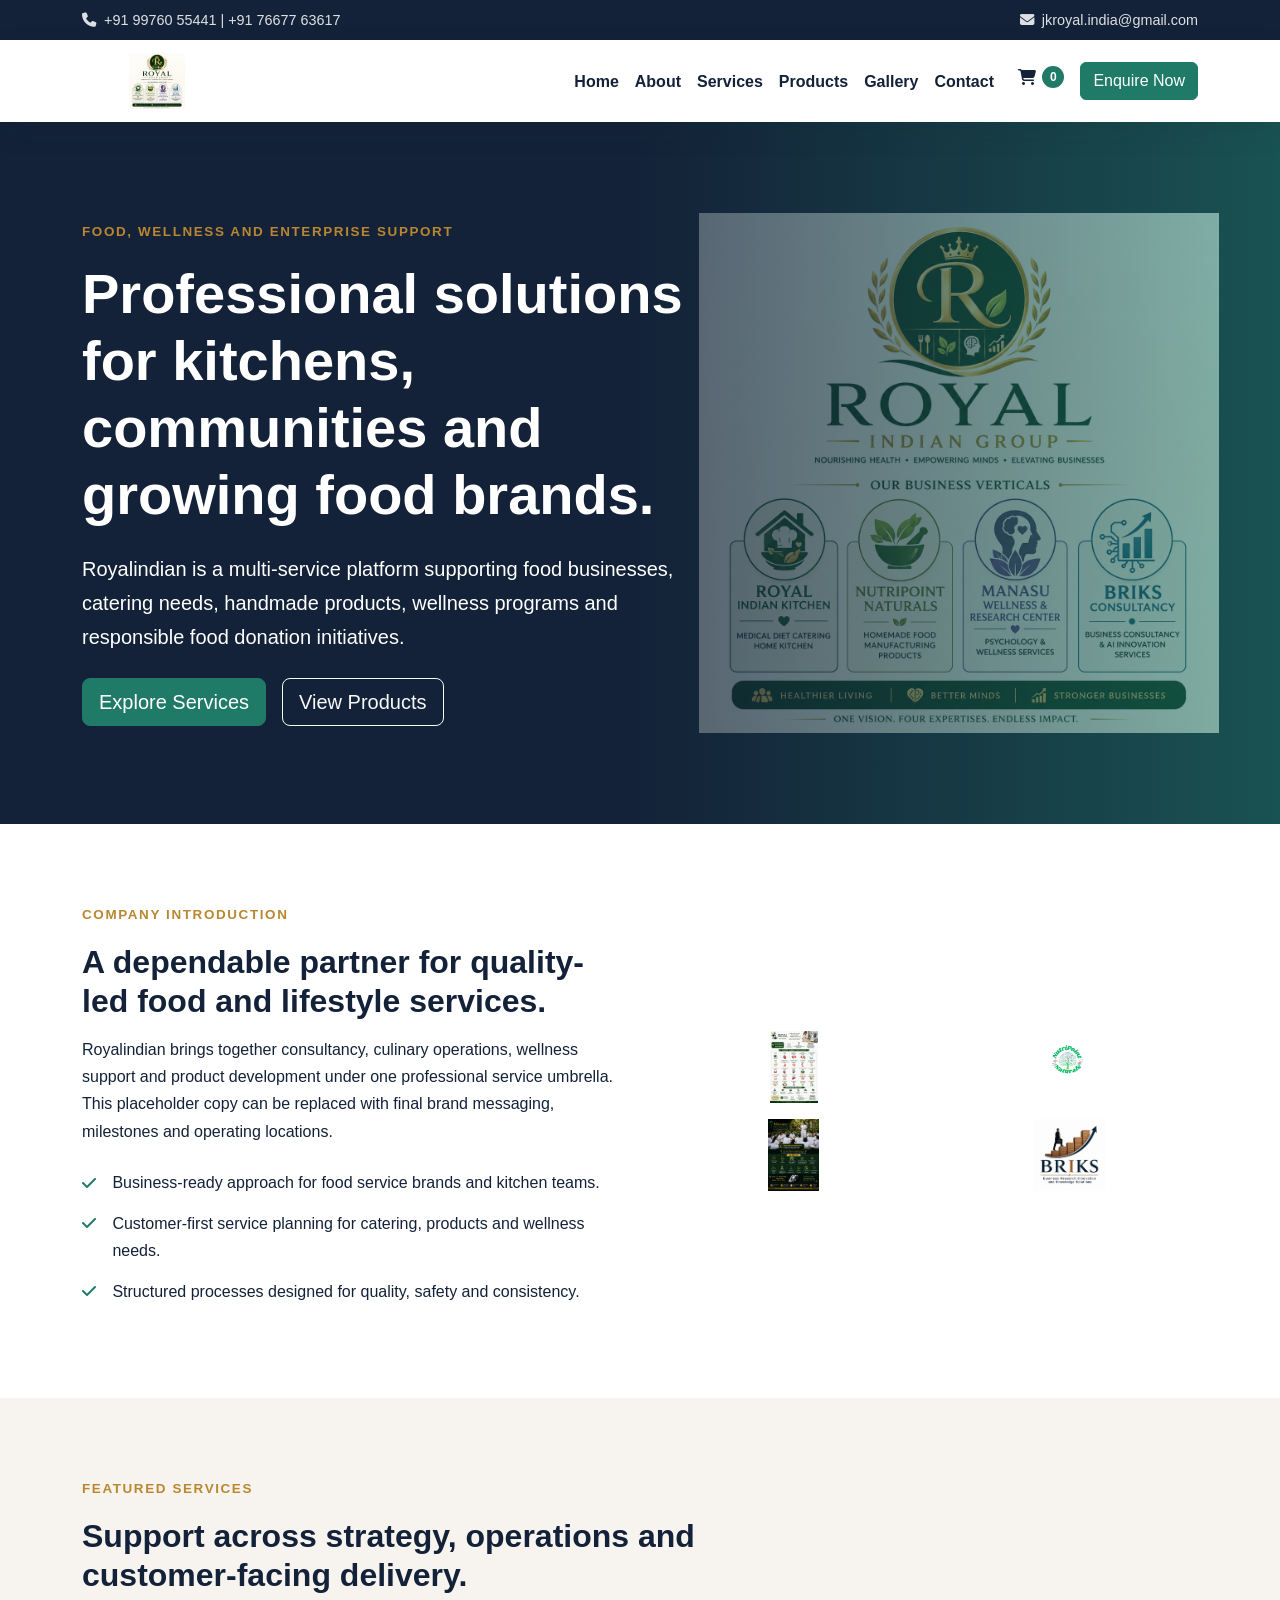
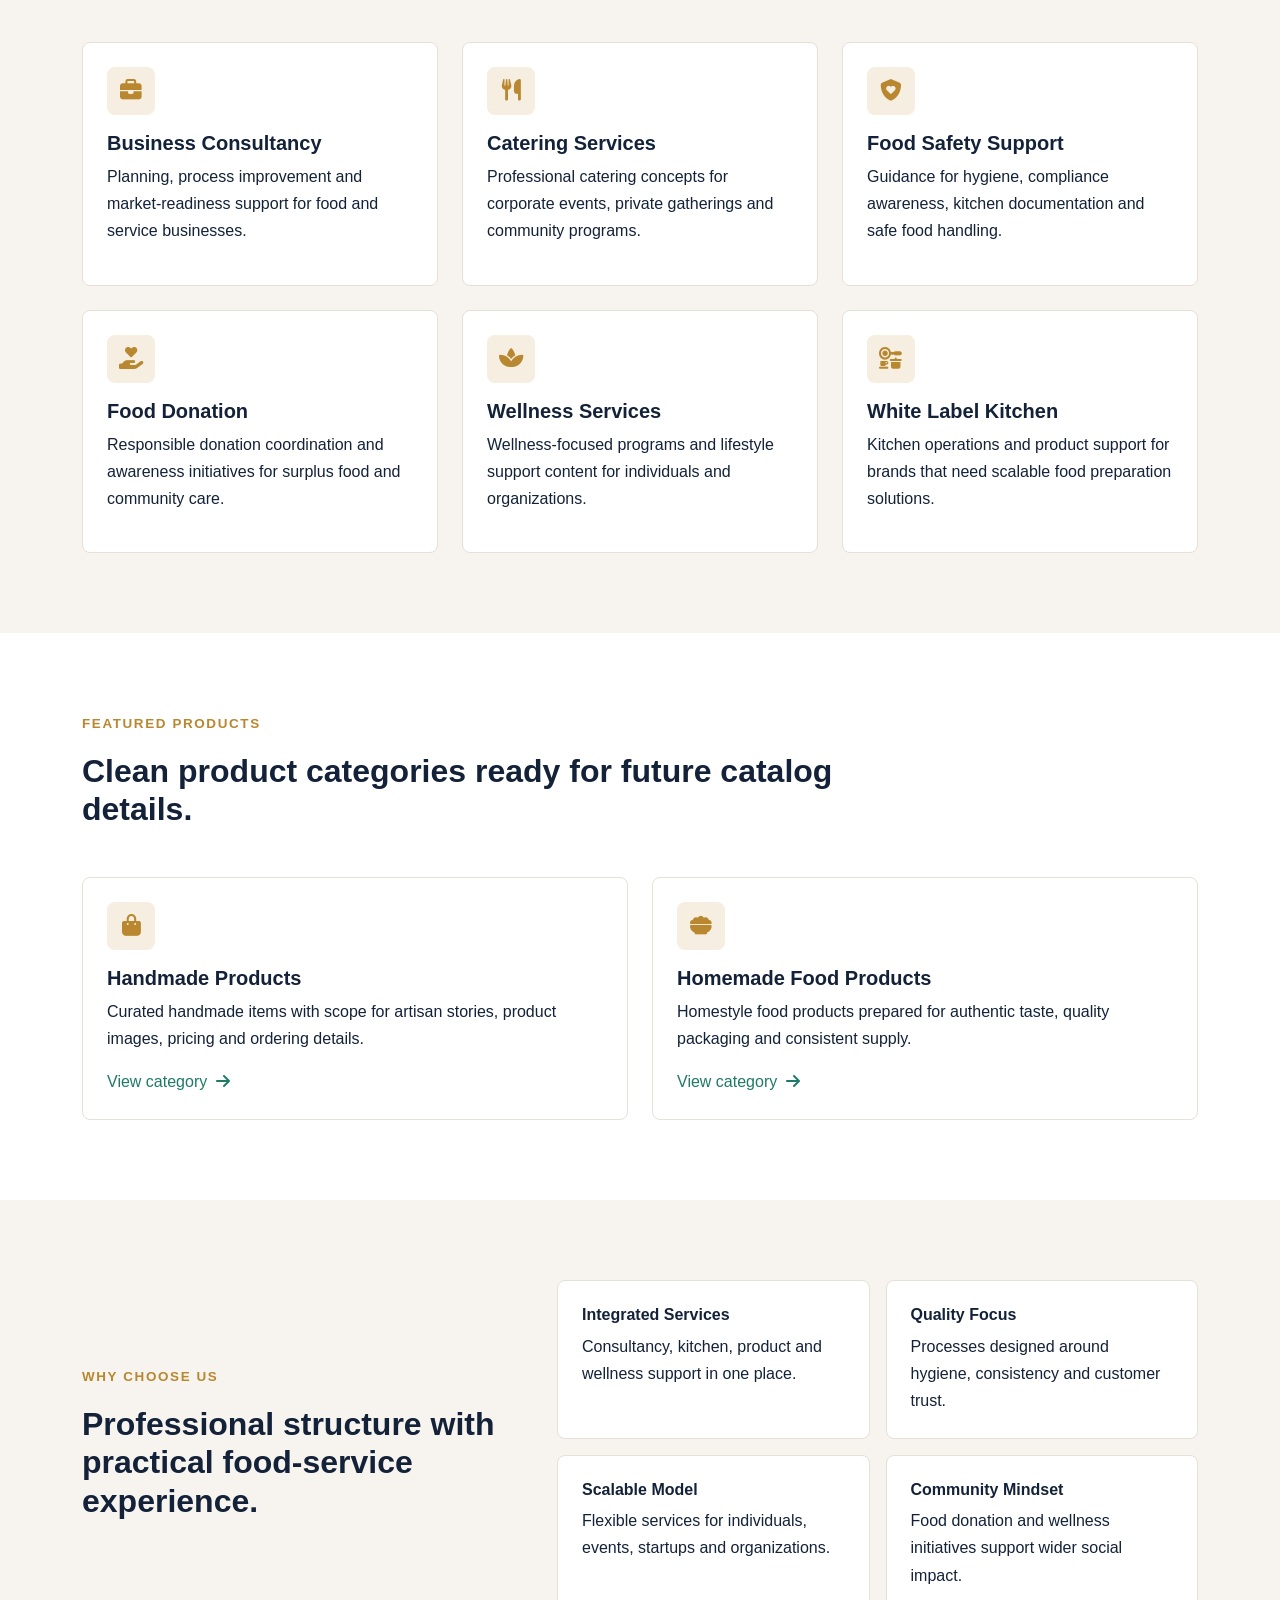
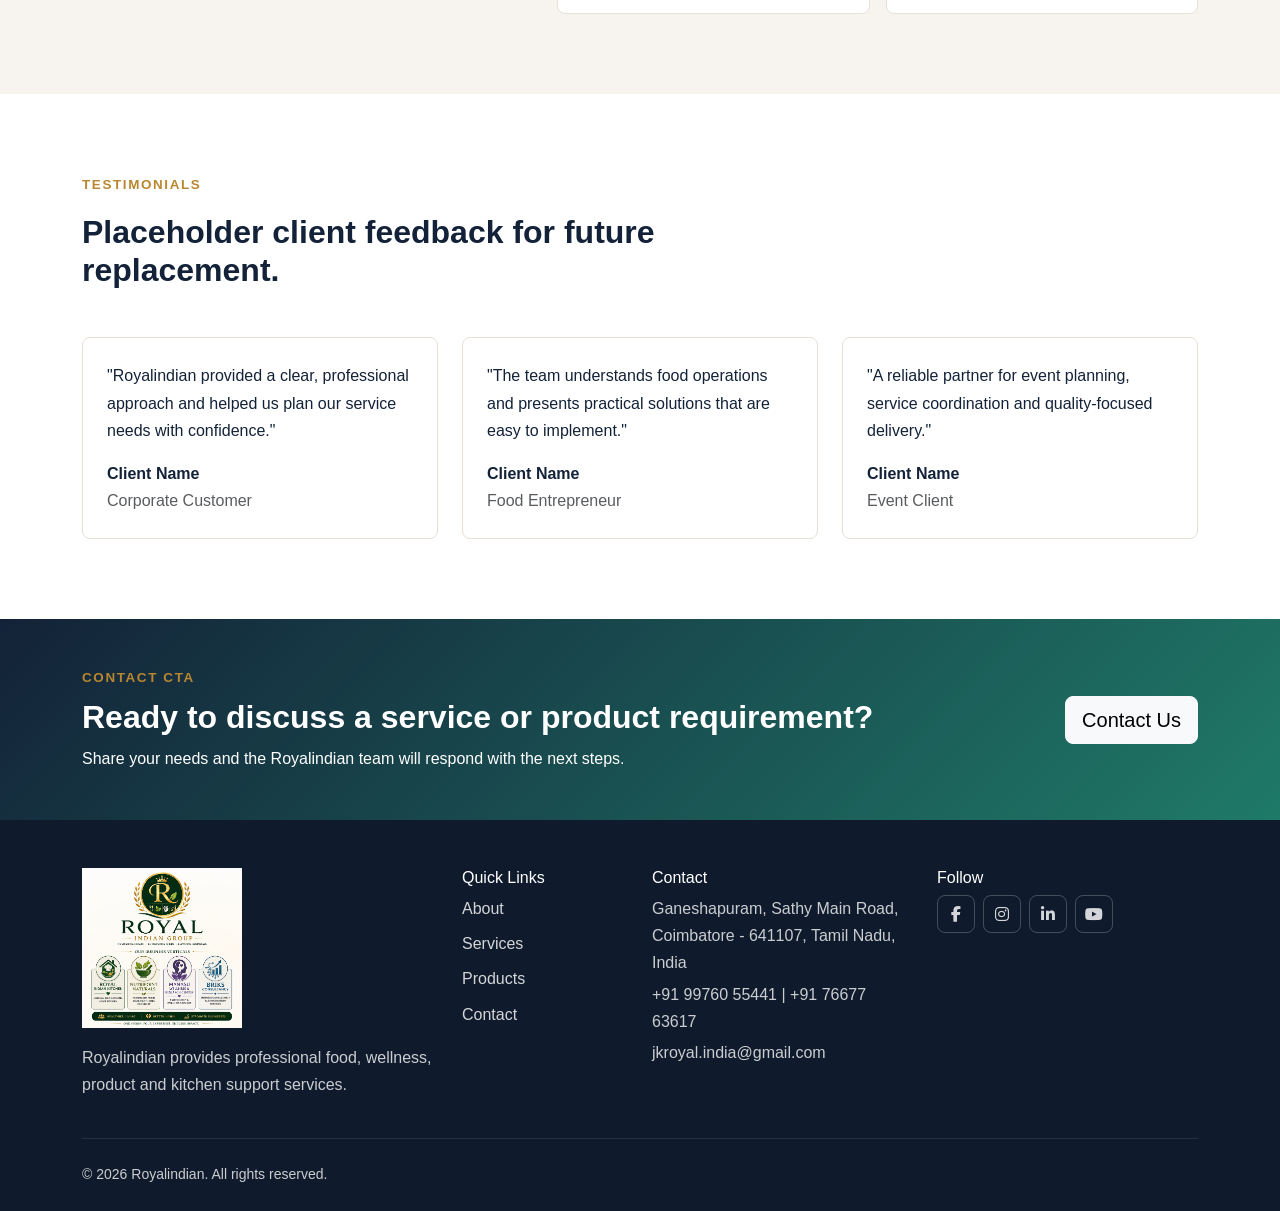
<file: Index.html>
﻿<!doctype html>
<html lang="en">
<head>
  <meta charset="utf-8">
  <meta name="viewport" content="width=device-width, initial-scale=1">
  <title>Royalindian | Corporate Food, Wellness and Kitchen Services</title>
  <meta name="description" content="Royalindian offers business consultancy, catering, homemade food products, wellness services, food safety support and white label kitchen solutions.">
  <link rel="preconnect" href="https://cdn.jsdelivr.net">
  <link rel="preconnect" href="https://cdnjs.cloudflare.com">
  <link href="https://cdn.jsdelivr.net/npm/bootstrap@5.3.3/dist/css/bootstrap.min.css" rel="stylesheet">
  <link href="https://cdnjs.cloudflare.com/ajax/libs/font-awesome/6.5.2/css/all.min.css" rel="stylesheet">
  <link href="Assets/css/style.css" rel="stylesheet">
</head>
<body>
  <div class="top-bar py-2">
    <div class="container d-flex flex-wrap justify-content-between gap-2">
      <span><i class="fa-solid fa-phone me-2"></i>+91 99760 55441 | +91 76677 63617</span>
      <span><i class="fa-solid fa-envelope me-2"></i>jkroyal.india@gmail.com</span>
    </div>
  </div>
  <nav class="navbar navbar-expand-lg sticky-top">
    <div class="container">
      <a class="navbar-brand" href="index.html"><img src="Assets/Logos/Company-Logo.png" alt="Royalindian logo"></a>
      <button class="navbar-toggler" type="button" data-bs-toggle="collapse" data-bs-target="#mainNav" aria-controls="mainNav" aria-expanded="false" aria-label="Toggle navigation">
        <span class="navbar-toggler-icon"></span>
      </button>
      <div class="collapse navbar-collapse" id="mainNav">
        <ul class="navbar-nav ms-auto mb-2 mb-lg-0">
          <li class="nav-item"><a class="nav-link" href="index.html">Home</a></li>
          <li class="nav-item"><a class="nav-link" href="about.html">About</a></li>
          <li class="nav-item"><a class="nav-link" href="services.html">Services</a></li>
          <li class="nav-item"><a class="nav-link" href="products.html">Products</a></li>
          <li class="nav-item"><a class="nav-link" href="gallery.html">Gallery</a></li>
          <li class="nav-item"><a class="nav-link" href="contact.html">Contact</a></li>
        </ul>
        <a class="nav-cart ms-lg-3 me-lg-2" href="checkout.html" aria-label="Cart"><i class="fa-solid fa-cart-shopping"></i><span data-cart-count>0</span></a>
        <a class="btn btn-primary ms-lg-2" href="contact.html">Enquire Now</a>
      </div>
    </div>
  </nav>

  <main>
    <section class="hero">
      <div class="container">
        <div class="row align-items-center">
          <div class="col-lg-7">
            <p class="eyebrow mb-3">Food, wellness and enterprise support</p>
            <h1 class="display-4 fw-bold mb-4">Professional solutions for kitchens, communities and growing food brands.</h1>
            <p class="lead mb-4">Royalindian is a multi-service platform supporting food businesses, catering needs, handmade products, wellness programs and responsible food donation initiatives.</p>
            <div class="d-flex flex-wrap gap-3">
              <a class="btn btn-primary btn-lg" href="services.html">Explore Services</a>
              <a class="btn btn-outline-light btn-lg" href="products.html">View Products</a>
            </div>
          </div>
        </div>
      </div>
    </section>

    <section class="section-padding">
      <div class="container">
        <div class="row align-items-center g-5">
          <div class="col-lg-6">
            <p class="eyebrow">Company Introduction</p>
            <h2 class="fw-bold mb-3">A dependable partner for quality-led food and lifestyle services.</h2>
            <p>Royalindian brings together consultancy, culinary operations, wellness support and product development under one professional service umbrella. This placeholder copy can be replaced with final brand messaging, milestones and operating locations.</p>
            <ul class="feature-list mt-4">
              <li>Business-ready approach for food service brands and kitchen teams.</li>
              <li>Customer-first service planning for catering, products and wellness needs.</li>
              <li>Structured processes designed for quality, safety and consistency.</li>
            </ul>
          </div>
          <div class="col-lg-6">
            <div class="row g-3 brand-strip align-items-center text-center">
              <div class="col-6"><img src="Assets/Logos/Brand-Logo-Royalindia.png" alt="Royalindia brand logo" class="img-fluid"></div>
              <div class="col-6"><img src="Assets/Logos/Brand-Logo-Nutripoint.png" alt="Nutripoint brand logo" class="img-fluid"></div>
              <div class="col-6"><img src="Assets/Logos/Brand-Logo-Manasu.png" alt="Manasu brand logo" class="img-fluid"></div>
              <div class="col-6"><img src="Assets/Logos/Brand-Logo-BRIKS.png" alt="BRIKS brand logo" class="img-fluid"></div>
            </div>
          </div>
        </div>
      </div>
    </section>

    <section class="section-padding section-soft">
      <div class="container">
        <div class="section-title mb-5">
          <p class="eyebrow">Featured Services</p>
          <h2>Support across strategy, operations and customer-facing delivery.</h2>
        </div>
        <div class="row g-4">
          <div class="col-md-6 col-lg-4"><div class="service-card p-4"><span class="icon-box mb-3"><i class="fa-solid fa-briefcase"></i></span><h3 class="h5 fw-bold">Business Consultancy</h3><p>Planning, process improvement and market-readiness support for food and service businesses.</p></div></div>
          <div class="col-md-6 col-lg-4"><div class="service-card p-4"><span class="icon-box mb-3"><i class="fa-solid fa-utensils"></i></span><h3 class="h5 fw-bold">Catering Services</h3><p>Professional catering concepts for corporate events, private gatherings and community programs.</p></div></div>
          <div class="col-md-6 col-lg-4"><div class="service-card p-4"><span class="icon-box mb-3"><i class="fa-solid fa-shield-heart"></i></span><h3 class="h5 fw-bold">Food Safety Support</h3><p>Guidance for hygiene, compliance awareness, kitchen documentation and safe food handling.</p></div></div>
          <div class="col-md-6 col-lg-4"><div class="service-card p-4"><span class="icon-box mb-3"><i class="fa-solid fa-hand-holding-heart"></i></span><h3 class="h5 fw-bold">Food Donation</h3><p>Responsible donation coordination and awareness initiatives for surplus food and community care.</p></div></div>
          <div class="col-md-6 col-lg-4"><div class="service-card p-4"><span class="icon-box mb-3"><i class="fa-solid fa-spa"></i></span><h3 class="h5 fw-bold">Wellness Services</h3><p>Wellness-focused programs and lifestyle support content for individuals and organizations.</p></div></div>
          <div class="col-md-6 col-lg-4"><div class="service-card p-4"><span class="icon-box mb-3"><i class="fa-solid fa-kitchen-set"></i></span><h3 class="h5 fw-bold">White Label Kitchen</h3><p>Kitchen operations and product support for brands that need scalable food preparation solutions.</p></div></div>
        </div>
      </div>
    </section>

    <section class="section-padding">
      <div class="container">
        <div class="section-title mb-5">
          <p class="eyebrow">Featured Products</p>
          <h2>Clean product categories ready for future catalog details.</h2>
        </div>
        <div class="row g-4">
          <div class="col-md-6"><div class="product-card p-4"><span class="icon-box mb-3"><i class="fa-solid fa-bag-shopping"></i></span><h3 class="h5 fw-bold">Handmade Products</h3><p>Curated handmade items with scope for artisan stories, product images, pricing and ordering details.</p><a href="products.html">View category <i class="fa-solid fa-arrow-right ms-1"></i></a></div></div>
          <div class="col-md-6"><div class="product-card p-4"><span class="icon-box mb-3"><i class="fa-solid fa-bowl-food"></i></span><h3 class="h5 fw-bold">Homemade Food Products</h3><p>Homestyle food products prepared for authentic taste, quality packaging and consistent supply.</p><a href="products.html">View category <i class="fa-solid fa-arrow-right ms-1"></i></a></div></div>
        </div>
      </div>
    </section>

    <section class="section-padding section-soft">
      <div class="container">
        <div class="row g-4 align-items-center">
          <div class="col-lg-5">
            <p class="eyebrow">Why Choose Us</p>
            <h2 class="fw-bold">Professional structure with practical food-service experience.</h2>
          </div>
          <div class="col-lg-7">
            <div class="row g-3">
              <div class="col-sm-6"><div class="value-card p-4"><h3 class="h6 fw-bold">Integrated Services</h3><p class="mb-0">Consultancy, kitchen, product and wellness support in one place.</p></div></div>
              <div class="col-sm-6"><div class="value-card p-4"><h3 class="h6 fw-bold">Quality Focus</h3><p class="mb-0">Processes designed around hygiene, consistency and customer trust.</p></div></div>
              <div class="col-sm-6"><div class="value-card p-4"><h3 class="h6 fw-bold">Scalable Model</h3><p class="mb-0">Flexible services for individuals, events, startups and organizations.</p></div></div>
              <div class="col-sm-6"><div class="value-card p-4"><h3 class="h6 fw-bold">Community Mindset</h3><p class="mb-0">Food donation and wellness initiatives support wider social impact.</p></div></div>
            </div>
          </div>
        </div>
      </div>
    </section>

    <section class="section-padding">
      <div class="container">
        <div class="section-title mb-5">
          <p class="eyebrow">Testimonials</p>
          <h2>Placeholder client feedback for future replacement.</h2>
        </div>
        <div class="row g-4">
          <div class="col-md-4"><div class="testimonial-card p-4"><p>"Royalindian provided a clear, professional approach and helped us plan our service needs with confidence."</p><strong>Client Name</strong><span class="d-block text-muted">Corporate Customer</span></div></div>
          <div class="col-md-4"><div class="testimonial-card p-4"><p>"The team understands food operations and presents practical solutions that are easy to implement."</p><strong>Client Name</strong><span class="d-block text-muted">Food Entrepreneur</span></div></div>
          <div class="col-md-4"><div class="testimonial-card p-4"><p>"A reliable partner for event planning, service coordination and quality-focused delivery."</p><strong>Client Name</strong><span class="d-block text-muted">Event Client</span></div></div>
        </div>
      </div>
    </section>

    <section class="cta-band py-5">
      <div class="container d-lg-flex align-items-center justify-content-between gap-4">
        <div>
          <p class="eyebrow mb-2">Contact CTA</p>
          <h2 class="fw-bold mb-2">Ready to discuss a service or product requirement?</h2>
          <p class="mb-lg-0">Share your needs and the Royalindian team will respond with the next steps.</p>
        </div>
        <a class="btn btn-light btn-lg mt-3 mt-lg-0" href="contact.html">Contact Us</a>
      </div>
    </section>
  </main>

  <footer class="footer pt-5 pb-4">
    <div class="container">
      <div class="row g-4">
        <div class="col-lg-4">
          <img src="Assets/Logos/Company-Logo.png" alt="Royalindian logo" class="img-fluid mb-3" style="max-width: 160px;">
          <p>Royalindian provides professional food, wellness, product and kitchen support services.</p>
        </div>
        <div class="col-lg-2 col-md-4"><h3 class="h6 text-white">Quick Links</h3><a class="d-block mb-2" href="about.html">About</a><a class="d-block mb-2" href="services.html">Services</a><a class="d-block mb-2" href="products.html">Products</a><a class="d-block mb-2" href="contact.html">Contact</a></div>
        <div class="col-lg-3 col-md-4"><h3 class="h6 text-white">Contact</h3><p class="mb-1">Ganeshapuram, Sathy Main Road, Coimbatore - 641107, Tamil Nadu, India</p><p class="mb-1">+91 99760 55441 | +91 76677 63617</p><p>jkroyal.india@gmail.com</p></div>
        <div class="col-lg-3 col-md-4"><h3 class="h6 text-white">Follow</h3><div class="d-flex gap-2"><a class="social-link" href="#" aria-label="Facebook"><i class="fa-brands fa-facebook-f"></i></a><a class="social-link" href="#" aria-label="Instagram"><i class="fa-brands fa-instagram"></i></a><a class="social-link" href="#" aria-label="LinkedIn"><i class="fa-brands fa-linkedin-in"></i></a><a class="social-link" href="#" aria-label="YouTube"><i class="fa-brands fa-youtube"></i></a></div></div>
      </div>
      <hr class="border-secondary my-4">
      <p class="mb-0 small">&copy; <span data-current-year></span> Royalindian. All rights reserved.</p>
    </div>
  </footer>

  <script src="https://cdn.jsdelivr.net/npm/bootstrap@5.3.3/dist/js/bootstrap.bundle.min.js"></script>
  <script src="Assets/js/main.js"></script>
</body>
</html>
</file>
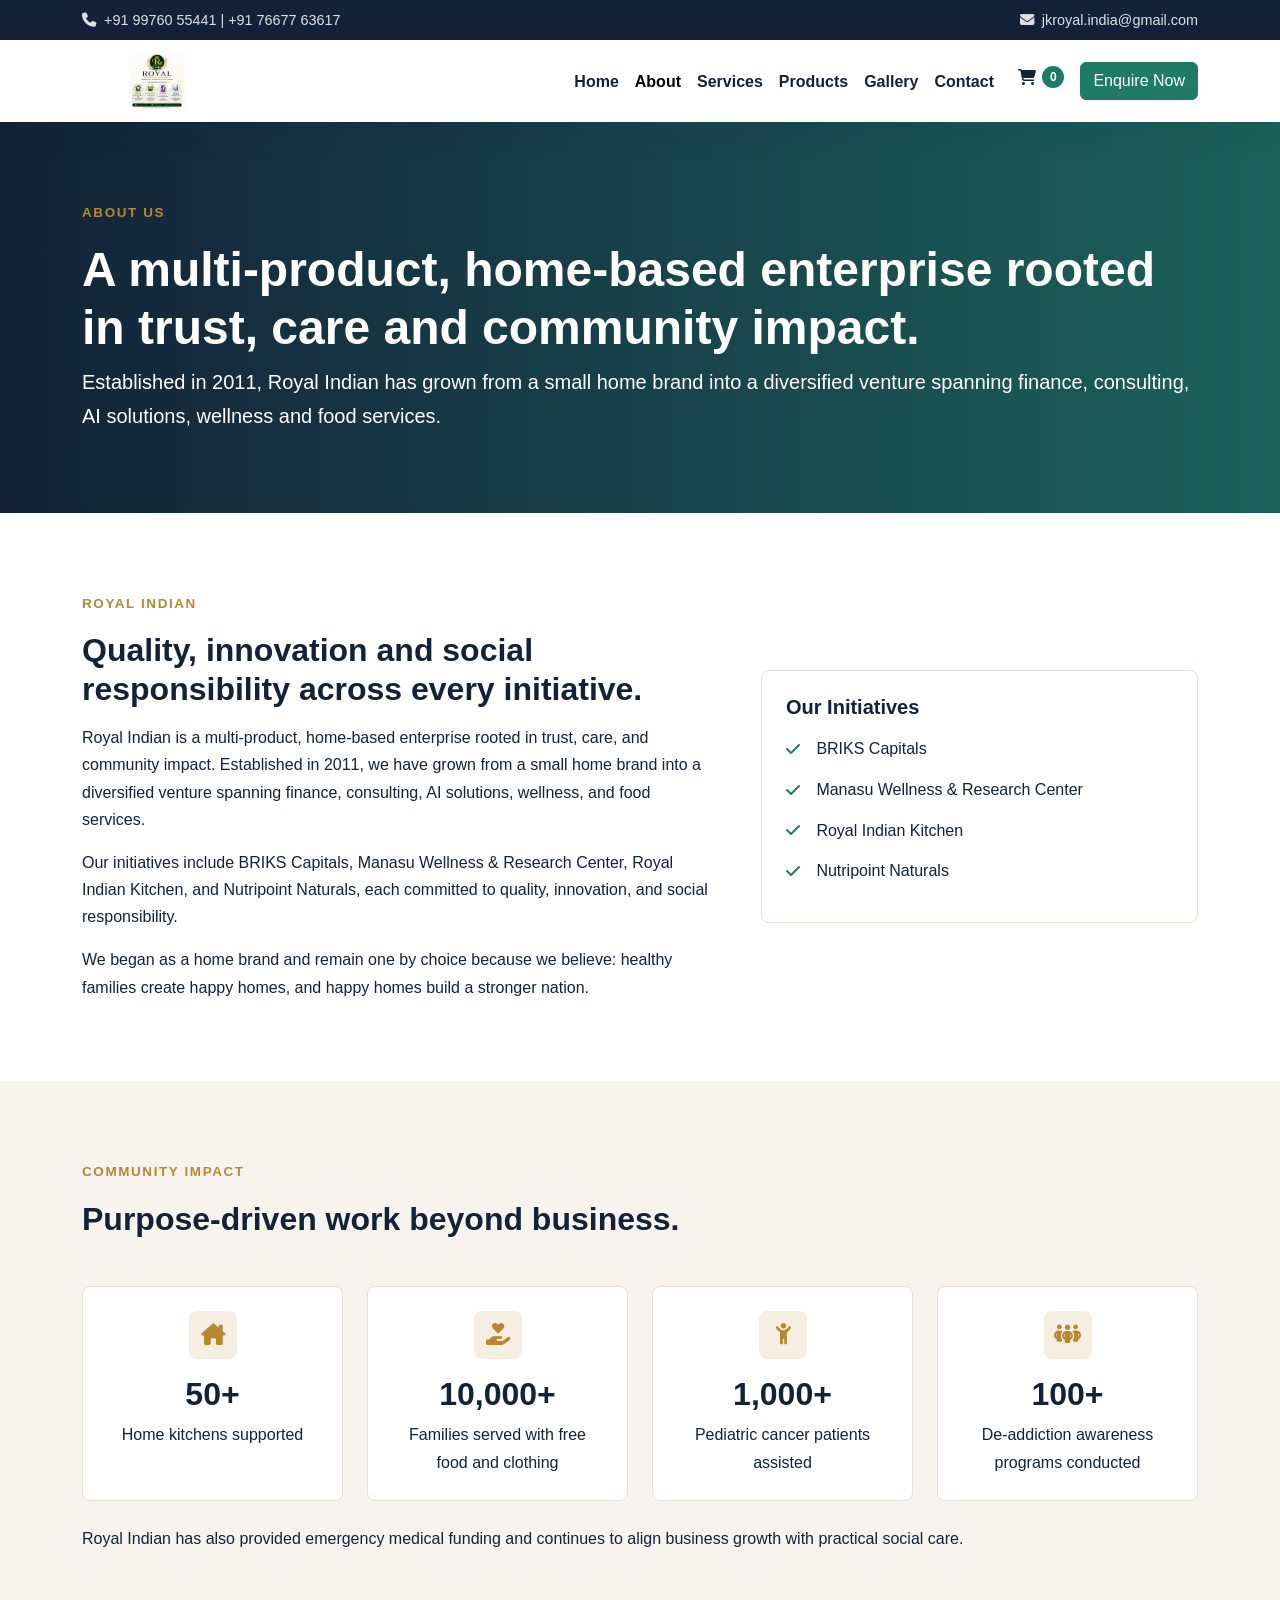
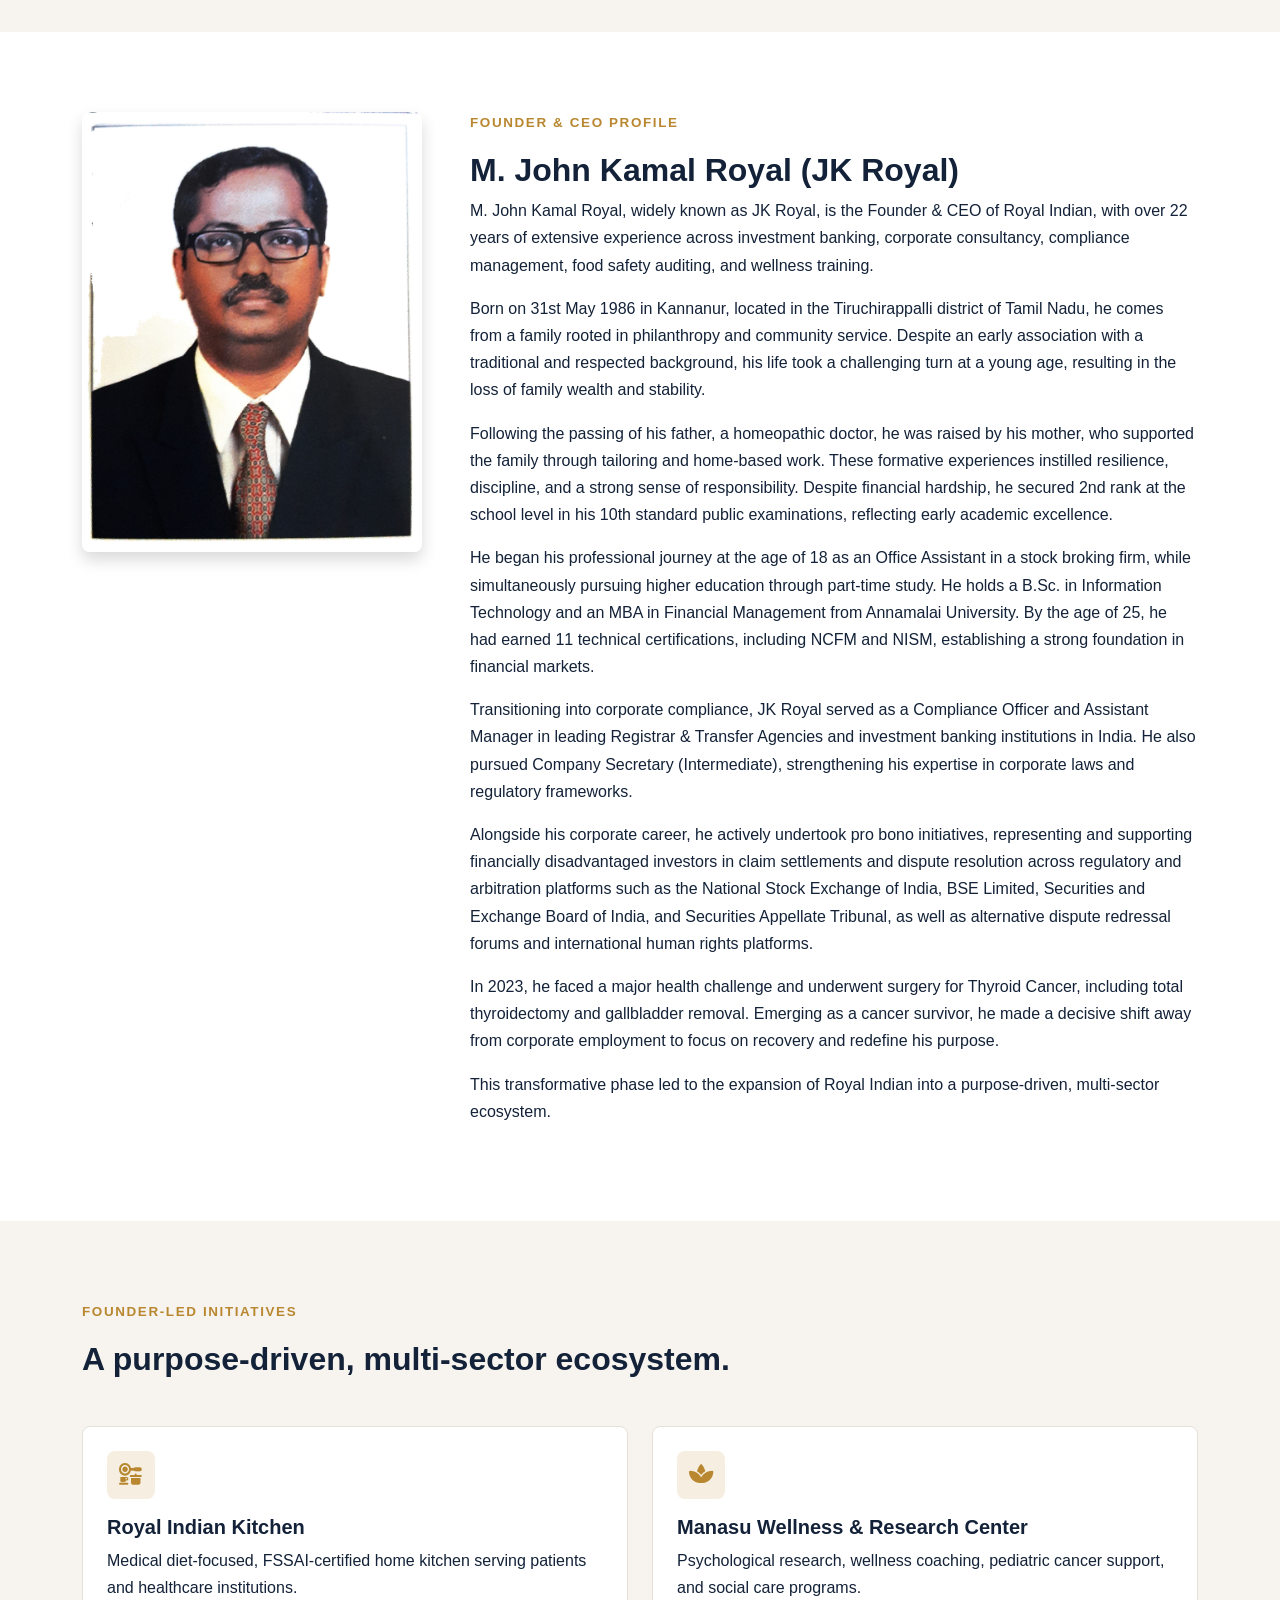
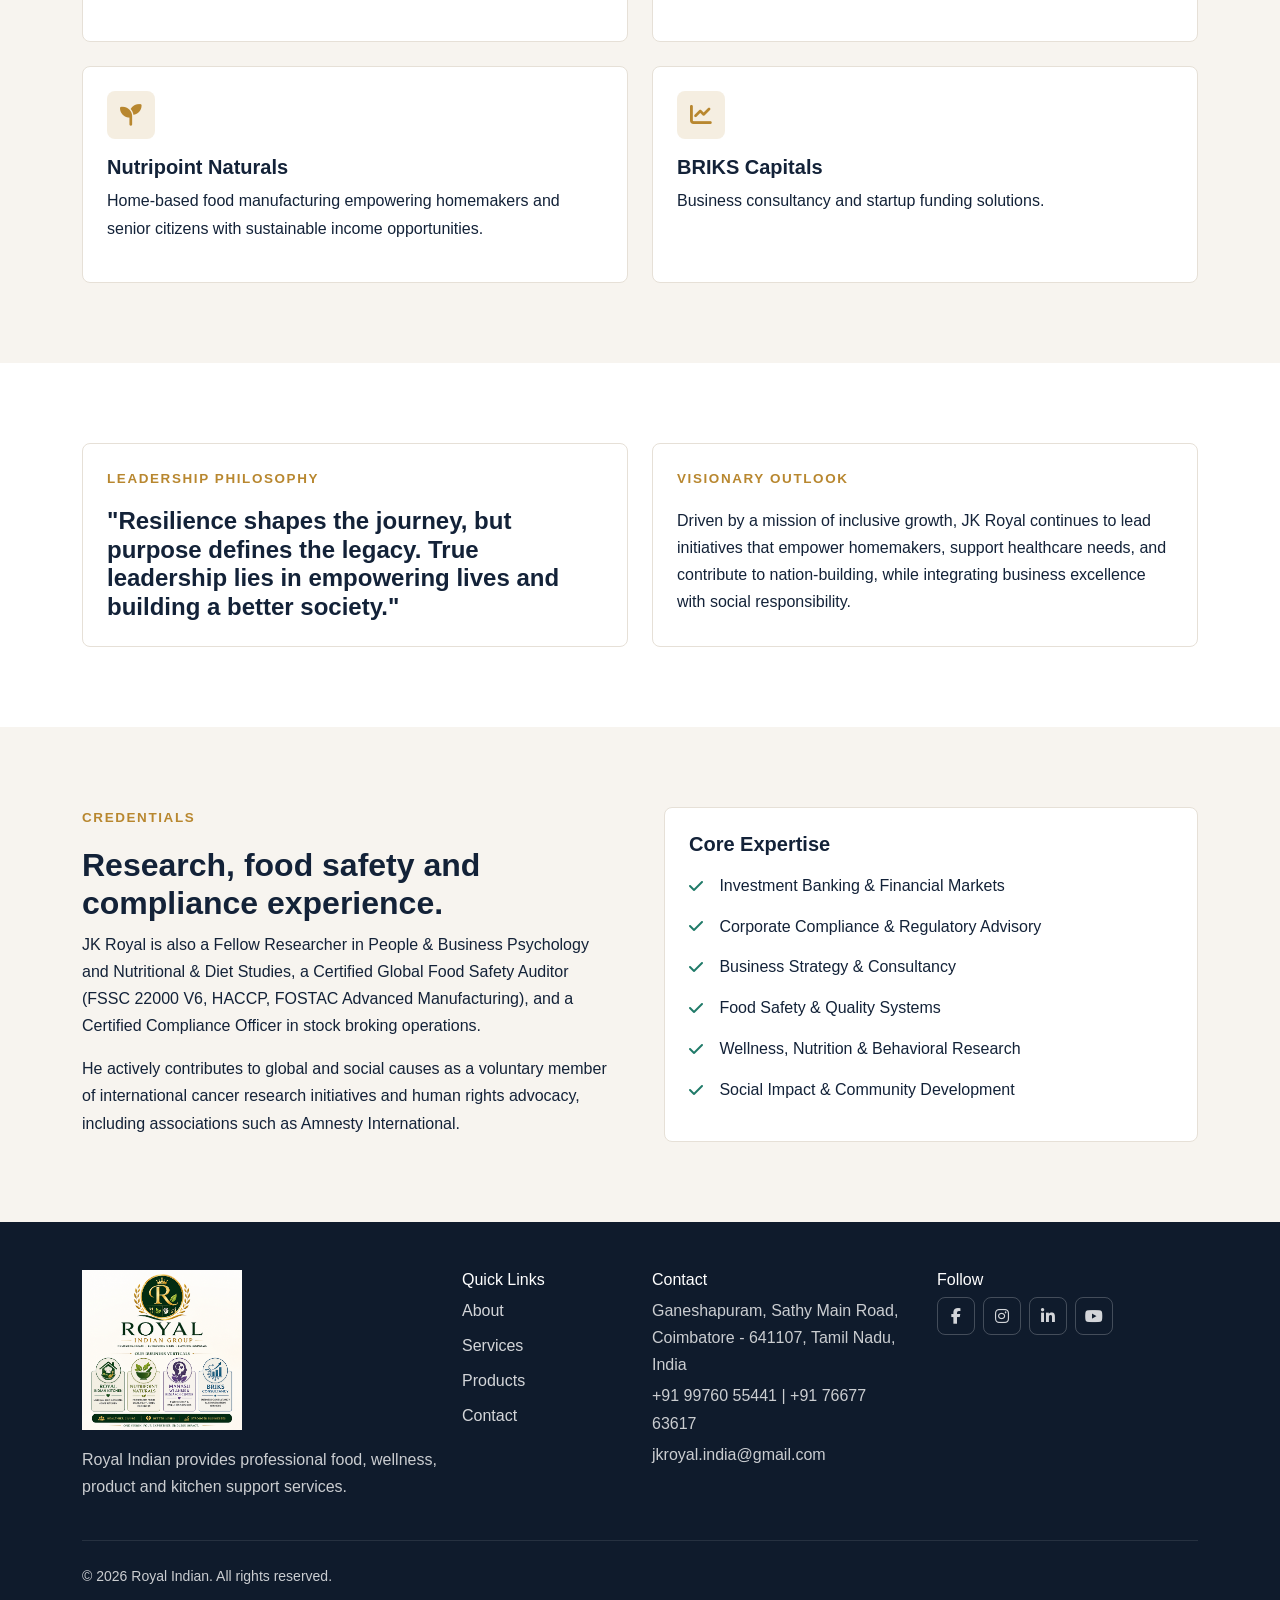
<file: about.html>
﻿<!doctype html>
<html lang="en">
<head>
  <meta charset="utf-8">
  <meta name="viewport" content="width=device-width, initial-scale=1">
  <title>About Royal Indian | Founder, Vision and Social Impact</title>
  <meta name="description" content="Learn about Royal Indian, a purpose-driven enterprise founded by M. John Kamal Royal, spanning finance, consulting, AI solutions, wellness and food services.">
  <link href="https://cdn.jsdelivr.net/npm/bootstrap@5.3.3/dist/css/bootstrap.min.css" rel="stylesheet">
  <link href="https://cdnjs.cloudflare.com/ajax/libs/font-awesome/6.5.2/css/all.min.css" rel="stylesheet">
  <link href="Assets/css/style.css" rel="stylesheet">
</head>
<body>
  <div class="top-bar py-2">
    <div class="container d-flex flex-wrap justify-content-between gap-2">
      <span><i class="fa-solid fa-phone me-2"></i>+91 99760 55441 | +91 76677 63617</span>
      <span><i class="fa-solid fa-envelope me-2"></i>jkroyal.india@gmail.com</span>
    </div>
  </div>

  <nav class="navbar navbar-expand-lg sticky-top">
    <div class="container">
      <a class="navbar-brand" href="index.html"><img src="Assets/Logos/Company-Logo.png" alt="Royal Indian logo"></a>
      <button class="navbar-toggler" type="button" data-bs-toggle="collapse" data-bs-target="#mainNav" aria-controls="mainNav" aria-expanded="false" aria-label="Toggle navigation">
        <span class="navbar-toggler-icon"></span>
      </button>
      <div class="collapse navbar-collapse" id="mainNav">
        <ul class="navbar-nav ms-auto mb-2 mb-lg-0">
          <li class="nav-item"><a class="nav-link" href="index.html">Home</a></li>
          <li class="nav-item"><a class="nav-link" href="about.html">About</a></li>
          <li class="nav-item"><a class="nav-link" href="services.html">Services</a></li>
          <li class="nav-item"><a class="nav-link" href="products.html">Products</a></li>
          <li class="nav-item"><a class="nav-link" href="gallery.html">Gallery</a></li>
          <li class="nav-item"><a class="nav-link" href="contact.html">Contact</a></li>
        </ul>
        <a class="nav-cart ms-lg-3 me-lg-2" href="checkout.html" aria-label="Cart"><i class="fa-solid fa-cart-shopping"></i><span data-cart-count>0</span></a>
        <a class="btn btn-primary ms-lg-2" href="contact.html">Enquire Now</a>
      </div>
    </div>
  </nav>

  <main>
    <section class="page-hero">
      <div class="container">
        <p class="eyebrow">About Us</p>
        <h1 class="display-5 fw-bold">A multi-product, home-based enterprise rooted in trust, care and community impact.</h1>
        <p class="lead mb-0">Established in 2011, Royal Indian has grown from a small home brand into a diversified venture spanning finance, consulting, AI solutions, wellness and food services.</p>
      </div>
    </section>

    <section class="section-padding">
      <div class="container">
        <div class="row g-5 align-items-center">
          <div class="col-lg-7">
            <p class="eyebrow">Royal Indian</p>
            <h2 class="fw-bold mb-3">Quality, innovation and social responsibility across every initiative.</h2>
            <p>Royal Indian is a multi-product, home-based enterprise rooted in trust, care, and community impact. Established in 2011, we have grown from a small home brand into a diversified venture spanning finance, consulting, AI solutions, wellness, and food services.</p>
            <p>Our initiatives include BRIKS Capitals, Manasu Wellness & Research Center, Royal Indian Kitchen, and Nutripoint Naturals, each committed to quality, innovation, and social responsibility.</p>
            <p class="mb-0">We began as a home brand and remain one by choice because we believe: healthy families create happy homes, and happy homes build a stronger nation.</p>
          </div>
          <div class="col-lg-5">
            <div class="contact-panel p-4">
              <h3 class="h5 fw-bold mb-3">Our Initiatives</h3>
              <ul class="feature-list">
                <li>BRIKS Capitals</li>
                <li>Manasu Wellness & Research Center</li>
                <li>Royal Indian Kitchen</li>
                <li>Nutripoint Naturals</li>
              </ul>
            </div>
          </div>
        </div>
      </div>
    </section>

    <section class="section-padding section-soft">
      <div class="container">
        <div class="section-title mb-5">
          <p class="eyebrow">Community Impact</p>
          <h2>Purpose-driven work beyond business.</h2>
        </div>
        <div class="row g-4">
          <div class="col-md-6 col-lg-3">
            <div class="value-card p-4 text-center">
              <span class="icon-box mb-3"><i class="fa-solid fa-house-chimney"></i></span>
              <h3 class="h2 fw-bold">50+</h3>
              <p class="mb-0">Home kitchens supported</p>
            </div>
          </div>
          <div class="col-md-6 col-lg-3">
            <div class="value-card p-4 text-center">
              <span class="icon-box mb-3"><i class="fa-solid fa-hand-holding-heart"></i></span>
              <h3 class="h2 fw-bold">10,000+</h3>
              <p class="mb-0">Families served with free food and clothing</p>
            </div>
          </div>
          <div class="col-md-6 col-lg-3">
            <div class="value-card p-4 text-center">
              <span class="icon-box mb-3"><i class="fa-solid fa-child-reaching"></i></span>
              <h3 class="h2 fw-bold">1,000+</h3>
              <p class="mb-0">Pediatric cancer patients assisted</p>
            </div>
          </div>
          <div class="col-md-6 col-lg-3">
            <div class="value-card p-4 text-center">
              <span class="icon-box mb-3"><i class="fa-solid fa-people-group"></i></span>
              <h3 class="h2 fw-bold">100+</h3>
              <p class="mb-0">De-addiction awareness programs conducted</p>
            </div>
          </div>
        </div>
        <p class="mt-4 mb-0">Royal Indian has also provided emergency medical funding and continues to align business growth with practical social care.</p>
      </div>
    </section>

    <section class="section-padding">
      <div class="container">
        <div class="row g-5 align-items-start">
          <div class="col-lg-4">
            <img src="Assets/Founder/Founder-Photo.jpg" alt="M. John Kamal Royal, Founder and CEO of Royal Indian" class="founder-photo shadow">
          </div>
          <div class="col-lg-8">
            <p class="eyebrow">Founder & CEO Profile</p>
            <h2 class="fw-bold">M. John Kamal Royal (JK Royal)</h2>
            <p>M. John Kamal Royal, widely known as JK Royal, is the Founder & CEO of Royal Indian, with over 22 years of extensive experience across investment banking, corporate consultancy, compliance management, food safety auditing, and wellness training.</p>
            <p>Born on 31st May 1986 in Kannanur, located in the Tiruchirappalli district of Tamil Nadu, he comes from a family rooted in philanthropy and community service. Despite an early association with a traditional and respected background, his life took a challenging turn at a young age, resulting in the loss of family wealth and stability.</p>
            <p>Following the passing of his father, a homeopathic doctor, he was raised by his mother, who supported the family through tailoring and home-based work. These formative experiences instilled resilience, discipline, and a strong sense of responsibility. Despite financial hardship, he secured 2nd rank at the school level in his 10th standard public examinations, reflecting early academic excellence.</p>
            <p>He began his professional journey at the age of 18 as an Office Assistant in a stock broking firm, while simultaneously pursuing higher education through part-time study. He holds a B.Sc. in Information Technology and an MBA in Financial Management from Annamalai University. By the age of 25, he had earned 11 technical certifications, including NCFM and NISM, establishing a strong foundation in financial markets.</p>
            <p>Transitioning into corporate compliance, JK Royal served as a Compliance Officer and Assistant Manager in leading Registrar & Transfer Agencies and investment banking institutions in India. He also pursued Company Secretary (Intermediate), strengthening his expertise in corporate laws and regulatory frameworks.</p>
            <p>Alongside his corporate career, he actively undertook pro bono initiatives, representing and supporting financially disadvantaged investors in claim settlements and dispute resolution across regulatory and arbitration platforms such as the National Stock Exchange of India, BSE Limited, Securities and Exchange Board of India, and Securities Appellate Tribunal, as well as alternative dispute redressal forums and international human rights platforms.</p>
            <p>In 2023, he faced a major health challenge and underwent surgery for Thyroid Cancer, including total thyroidectomy and gallbladder removal. Emerging as a cancer survivor, he made a decisive shift away from corporate employment to focus on recovery and redefine his purpose.</p>
            <p>This transformative phase led to the expansion of Royal Indian into a purpose-driven, multi-sector ecosystem.</p>
          </div>
        </div>
      </div>
    </section>

    <section class="section-padding section-soft">
      <div class="container">
        <div class="section-title mb-5">
          <p class="eyebrow">Founder-Led Initiatives</p>
          <h2>A purpose-driven, multi-sector ecosystem.</h2>
        </div>
        <div class="row g-4">
          <div class="col-md-6">
            <div class="service-card p-4">
              <span class="icon-box mb-3"><i class="fa-solid fa-kitchen-set"></i></span>
              <h3 class="h5 fw-bold">Royal Indian Kitchen</h3>
              <p>Medical diet-focused, FSSAI-certified home kitchen serving patients and healthcare institutions.</p>
            </div>
          </div>
          <div class="col-md-6">
            <div class="service-card p-4">
              <span class="icon-box mb-3"><i class="fa-solid fa-spa"></i></span>
              <h3 class="h5 fw-bold">Manasu Wellness & Research Center</h3>
              <p>Psychological research, wellness coaching, pediatric cancer support, and social care programs.</p>
            </div>
          </div>
          <div class="col-md-6">
            <div class="service-card p-4">
              <span class="icon-box mb-3"><i class="fa-solid fa-seedling"></i></span>
              <h3 class="h5 fw-bold">Nutripoint Naturals</h3>
              <p>Home-based food manufacturing empowering homemakers and senior citizens with sustainable income opportunities.</p>
            </div>
          </div>
          <div class="col-md-6">
            <div class="service-card p-4">
              <span class="icon-box mb-3"><i class="fa-solid fa-chart-line"></i></span>
              <h3 class="h5 fw-bold">BRIKS Capitals</h3>
              <p>Business consultancy and startup funding solutions.</p>
            </div>
          </div>
        </div>
      </div>
    </section>

    <section class="section-padding">
      <div class="container">
        <div class="row g-4">
          <div class="col-lg-6">
            <div class="value-card p-4">
              <p class="eyebrow">Leadership Philosophy</p>
              <blockquote class="h4 fw-bold mb-0">"Resilience shapes the journey, but purpose defines the legacy. True leadership lies in empowering lives and building a better society."</blockquote>
            </div>
          </div>
          <div class="col-lg-6">
            <div class="value-card p-4">
              <p class="eyebrow">Visionary Outlook</p>
              <p class="mb-0">Driven by a mission of inclusive growth, JK Royal continues to lead initiatives that empower homemakers, support healthcare needs, and contribute to nation-building, while integrating business excellence with social responsibility.</p>
            </div>
          </div>
        </div>
      </div>
    </section>

    <section class="section-padding section-soft">
      <div class="container">
        <div class="row g-5">
          <div class="col-lg-6">
            <p class="eyebrow">Credentials</p>
            <h2 class="fw-bold">Research, food safety and compliance experience.</h2>
            <p>JK Royal is also a Fellow Researcher in People & Business Psychology and Nutritional & Diet Studies, a Certified Global Food Safety Auditor (FSSC 22000 V6, HACCP, FOSTAC Advanced Manufacturing), and a Certified Compliance Officer in stock broking operations.</p>
            <p class="mb-0">He actively contributes to global and social causes as a voluntary member of international cancer research initiatives and human rights advocacy, including associations such as Amnesty International.</p>
          </div>
          <div class="col-lg-6">
            <div class="contact-panel p-4">
              <h3 class="h5 fw-bold mb-3">Core Expertise</h3>
              <ul class="feature-list">
                <li>Investment Banking & Financial Markets</li>
                <li>Corporate Compliance & Regulatory Advisory</li>
                <li>Business Strategy & Consultancy</li>
                <li>Food Safety & Quality Systems</li>
                <li>Wellness, Nutrition & Behavioral Research</li>
                <li>Social Impact & Community Development</li>
              </ul>
            </div>
          </div>
        </div>
      </div>
    </section>
  </main>

  <footer class="footer pt-5 pb-4">
    <div class="container">
      <div class="row g-4">
        <div class="col-lg-4">
          <img src="Assets/Logos/Company-Logo.png" alt="Royal Indian logo" class="img-fluid mb-3" style="max-width:160px;">
          <p>Royal Indian provides professional food, wellness, product and kitchen support services.</p>
        </div>
        <div class="col-lg-2 col-md-4">
          <h3 class="h6 text-white">Quick Links</h3>
          <a class="d-block mb-2" href="about.html">About</a>
          <a class="d-block mb-2" href="services.html">Services</a>
          <a class="d-block mb-2" href="products.html">Products</a>
          <a class="d-block mb-2" href="contact.html">Contact</a>
        </div>
        <div class="col-lg-3 col-md-4">
          <h3 class="h6 text-white">Contact</h3>
          <p class="mb-1">Ganeshapuram, Sathy Main Road, Coimbatore - 641107, Tamil Nadu, India</p>
          <p class="mb-1">+91 99760 55441 | +91 76677 63617</p>
          <p>jkroyal.india@gmail.com</p>
        </div>
        <div class="col-lg-3 col-md-4">
          <h3 class="h6 text-white">Follow</h3>
          <div class="d-flex gap-2">
            <a class="social-link" href="#" aria-label="Facebook"><i class="fa-brands fa-facebook-f"></i></a>
            <a class="social-link" href="#" aria-label="Instagram"><i class="fa-brands fa-instagram"></i></a>
            <a class="social-link" href="#" aria-label="LinkedIn"><i class="fa-brands fa-linkedin-in"></i></a>
            <a class="social-link" href="#" aria-label="YouTube"><i class="fa-brands fa-youtube"></i></a>
          </div>
        </div>
      </div>
      <hr class="border-secondary my-4">
      <p class="mb-0 small">&copy; <span data-current-year></span> Royal Indian. All rights reserved.</p>
    </div>
  </footer>

  <script src="https://cdn.jsdelivr.net/npm/bootstrap@5.3.3/dist/js/bootstrap.bundle.min.js"></script>
  <script src="Assets/js/main.js"></script>
</body>
</html>
</file>
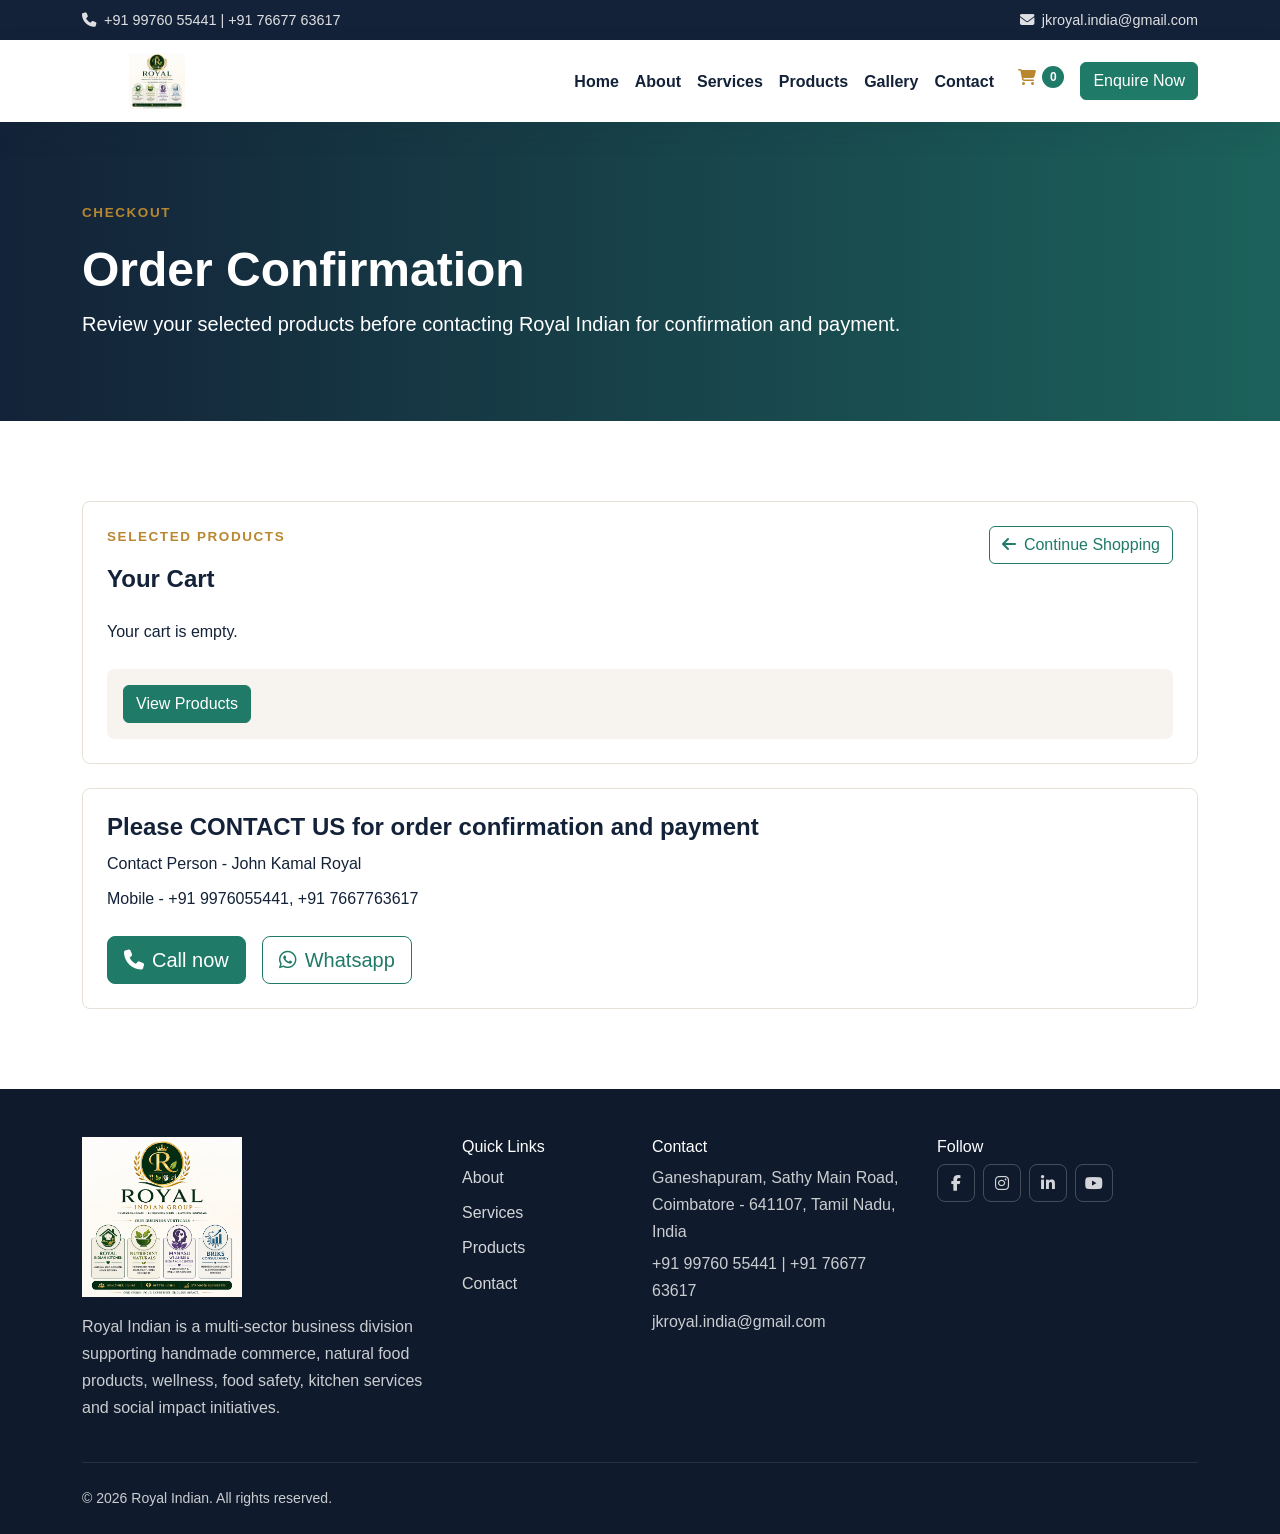
<file: checkout.html>
<!doctype html>
<html lang="en">
<head>
  <meta charset="utf-8">
  <meta name="viewport" content="width=device-width, initial-scale=1">
  <title>Order Confirmation | Royal Indian</title>
  <meta name="description" content="Review selected Royal Indian products and contact the team for order confirmation and payment.">
  <link href="https://cdn.jsdelivr.net/npm/bootstrap@5.3.3/dist/css/bootstrap.min.css" rel="stylesheet">
  <link href="https://cdnjs.cloudflare.com/ajax/libs/font-awesome/6.5.2/css/all.min.css" rel="stylesheet">
  <link href="Assets/css/style.css" rel="stylesheet">
</head>
<body>
  <div class="top-bar py-2">
    <div class="container d-flex flex-wrap justify-content-between gap-2">
      <span><i class="fa-solid fa-phone me-2"></i>+91 99760 55441 | +91 76677 63617</span>
      <span><i class="fa-solid fa-envelope me-2"></i>jkroyal.india@gmail.com</span>
    </div>
  </div>

  <nav class="navbar navbar-expand-lg sticky-top">
    <div class="container">
      <a class="navbar-brand" href="index.html"><img src="Assets/Logos/Company-Logo.png" alt="Royal Indian logo"></a>
      <button class="navbar-toggler" type="button" data-bs-toggle="collapse" data-bs-target="#mainNav" aria-controls="mainNav" aria-expanded="false" aria-label="Toggle navigation">
        <span class="navbar-toggler-icon"></span>
      </button>
      <div class="collapse navbar-collapse" id="mainNav">
        <ul class="navbar-nav ms-auto mb-2 mb-lg-0">
          <li class="nav-item"><a class="nav-link" href="index.html">Home</a></li>
          <li class="nav-item"><a class="nav-link" href="about.html">About</a></li>
          <li class="nav-item"><a class="nav-link" href="services.html">Services</a></li>
          <li class="nav-item"><a class="nav-link" href="products.html">Products</a></li>
          <li class="nav-item"><a class="nav-link" href="gallery.html">Gallery</a></li>
          <li class="nav-item"><a class="nav-link" href="contact.html">Contact</a></li>
        </ul>
        <a class="nav-cart ms-lg-3 me-lg-2 active" href="checkout.html" aria-label="Cart"><i class="fa-solid fa-cart-shopping"></i><span data-cart-count>0</span></a>
        <a class="btn btn-primary ms-lg-2" href="contact.html">Enquire Now</a>
      </div>
    </div>
  </nav>

  <main>
    <section class="page-hero">
      <div class="container">
        <p class="eyebrow">Checkout</p>
        <h1 class="display-5 fw-bold">Order Confirmation</h1>
        <p class="lead mb-0">Review your selected products before contacting Royal Indian for confirmation and payment.</p>
      </div>
    </section>

    <section class="section-padding">
      <div class="container">
        <div class="contact-panel p-4">
          <div class="d-flex flex-wrap justify-content-between gap-3 align-items-start mb-4">
            <div>
              <p class="eyebrow">Selected Products</p>
              <h2 class="h4 fw-bold mb-0">Your Cart</h2>
            </div>
            <a class="btn btn-outline-primary" href="products.html"><i class="fa-solid fa-arrow-left me-2"></i>Continue Shopping</a>
          </div>
          <div id="checkoutItems"></div>
          <div class="checkout-summary mt-4" id="checkoutSummary"></div>
        </div>

        <div class="contact-panel p-4 mt-4">
          <h2 class="h4 fw-bold">Please CONTACT US for order confirmation and payment</h2>
          <p class="mb-2">Contact Person - John Kamal Royal</p>
          <p class="mb-4">Mobile - +91 9976055441, +91 7667763617</p>
          <div class="d-flex flex-wrap gap-3">
            <a class="btn btn-primary btn-lg" href="tel:+919976055441"><i class="fa-solid fa-phone me-2"></i>Call now</a>
            <a class="btn btn-outline-primary btn-lg" href="https://wa.me/919976055441" target="_blank" rel="noopener"><i class="fa-brands fa-whatsapp me-2"></i>Whatsapp</a>
          </div>
        </div>
      </div>
    </section>
  </main>

  <footer class="footer pt-5 pb-4">
    <div class="container">
      <div class="row g-4">
        <div class="col-lg-4"><img src="Assets/Logos/Company-Logo.png" alt="Royal Indian logo" class="img-fluid mb-3" style="max-width:160px;"><p>Royal Indian is a multi-sector business division supporting handmade commerce, natural food products, wellness, food safety, kitchen services and social impact initiatives.</p></div>
        <div class="col-lg-2 col-md-4"><h3 class="h6 text-white">Quick Links</h3><a class="d-block mb-2" href="about.html">About</a><a class="d-block mb-2" href="services.html">Services</a><a class="d-block mb-2" href="products.html">Products</a><a class="d-block mb-2" href="contact.html">Contact</a></div>
        <div class="col-lg-3 col-md-4"><h3 class="h6 text-white">Contact</h3><p class="mb-1">Ganeshapuram, Sathy Main Road, Coimbatore - 641107, Tamil Nadu, India</p><p class="mb-1">+91 99760 55441 | +91 76677 63617</p><p>jkroyal.india@gmail.com</p></div>
        <div class="col-lg-3 col-md-4"><h3 class="h6 text-white">Follow</h3><div class="d-flex gap-2"><a class="social-link" href="#" aria-label="Facebook"><i class="fa-brands fa-facebook-f"></i></a><a class="social-link" href="#" aria-label="Instagram"><i class="fa-brands fa-instagram"></i></a><a class="social-link" href="#" aria-label="LinkedIn"><i class="fa-brands fa-linkedin-in"></i></a><a class="social-link" href="#" aria-label="YouTube"><i class="fa-brands fa-youtube"></i></a></div></div>
      </div>
      <hr class="border-secondary my-4">
      <p class="mb-0 small">&copy; <span data-current-year></span> Royal Indian. All rights reserved.</p>
    </div>
  </footer>

  <script src="https://cdn.jsdelivr.net/npm/bootstrap@5.3.3/dist/js/bootstrap.bundle.min.js"></script>
  <script src="Assets/js/products-data.js"></script>
  <script src="Assets/js/main.js"></script>
</body>
</html>
</file>
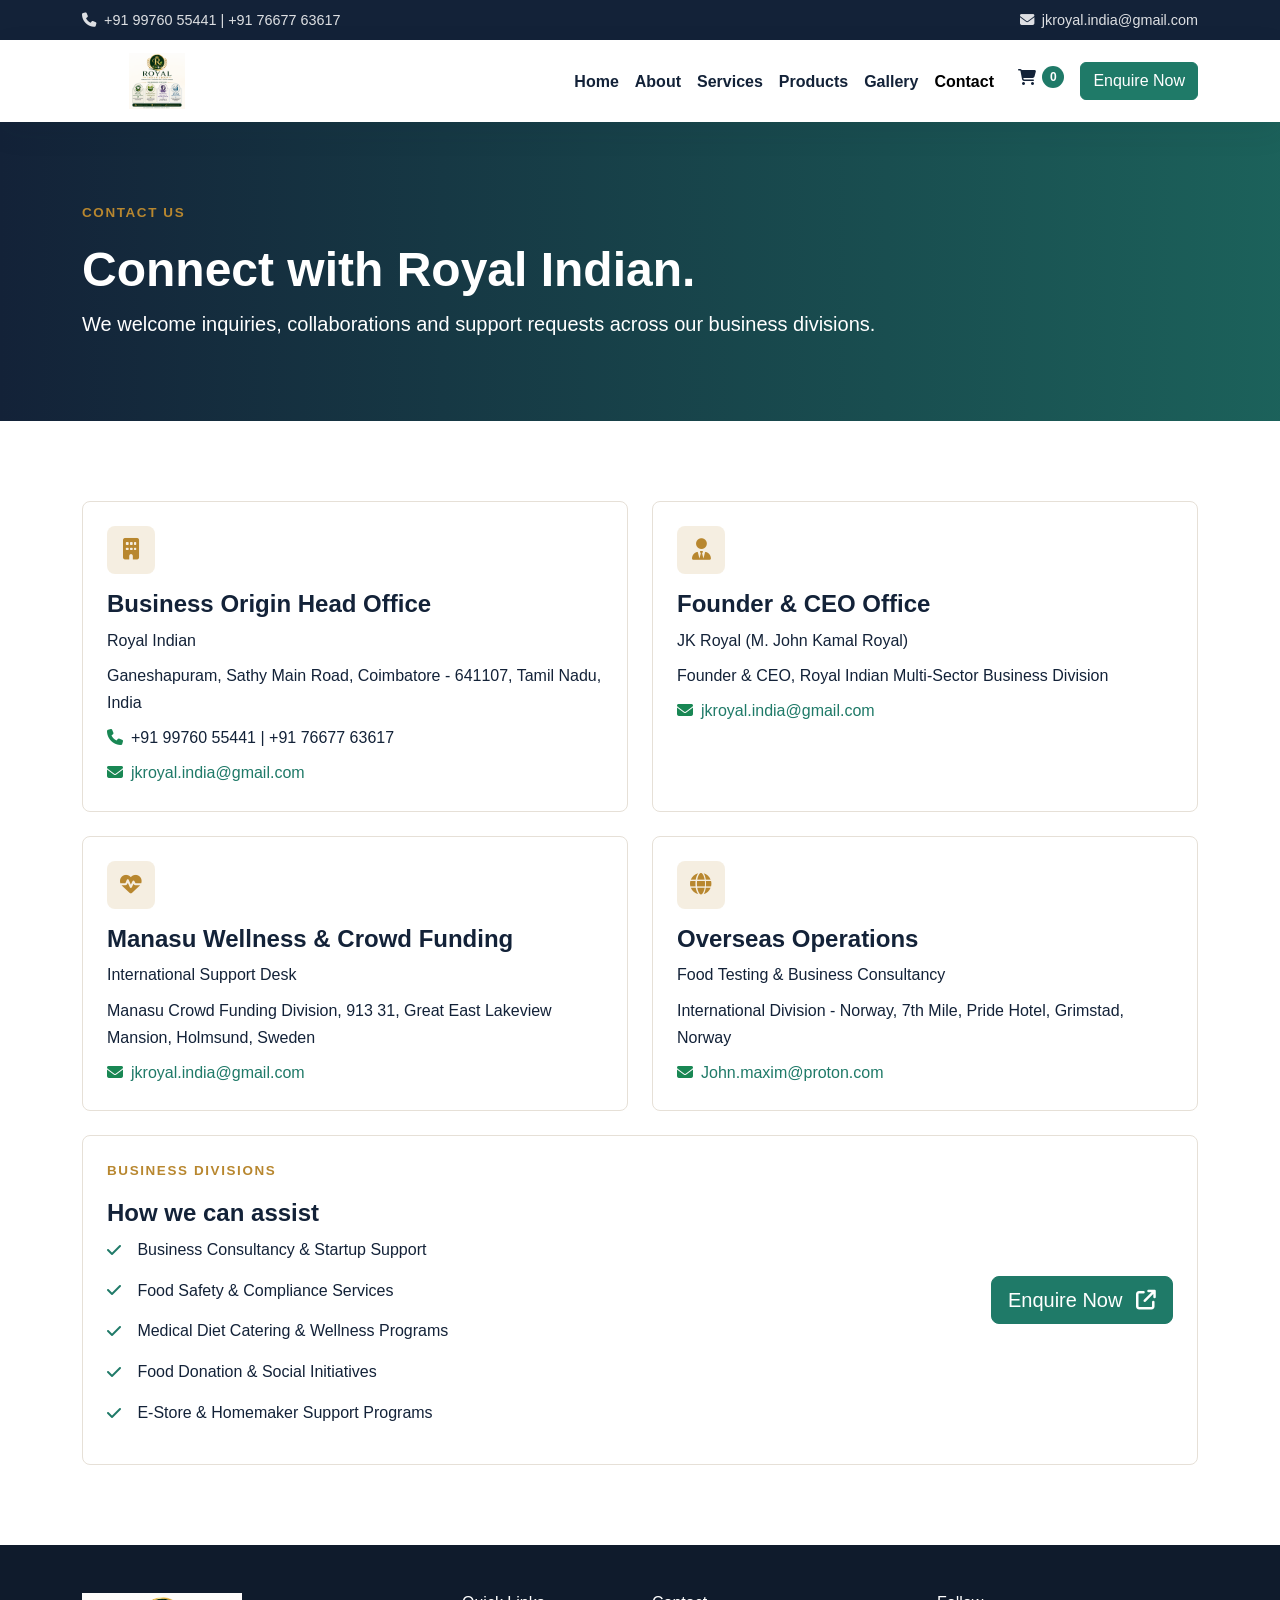
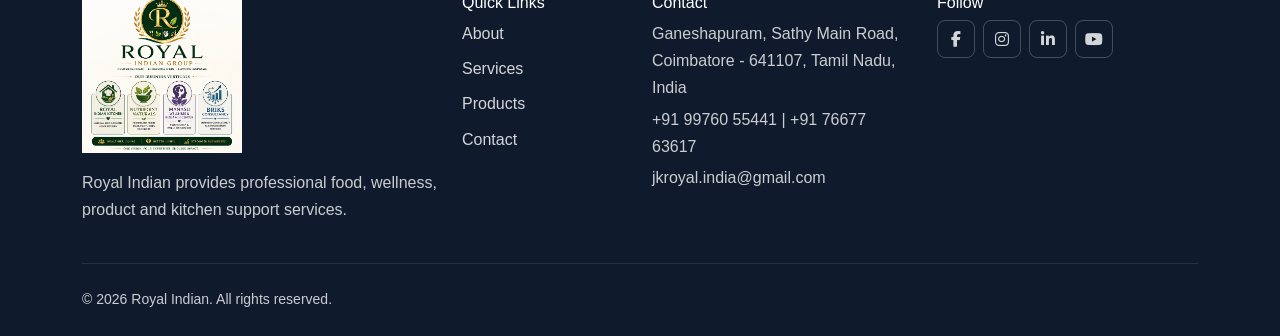
<file: contact.html>
<!doctype html>
<html lang="en">
<head>
  <meta charset="utf-8">
  <meta name="viewport" content="width=device-width, initial-scale=1">
  <title>Contact Royal Indian | Enquiries and Service Support</title>
  <meta name="description" content="Contact Royal Indian for business consultancy, food safety, catering, wellness, food donation, E-Store and international office enquiries.">
  <link href="https://cdn.jsdelivr.net/npm/bootstrap@5.3.3/dist/css/bootstrap.min.css" rel="stylesheet">
  <link href="https://cdnjs.cloudflare.com/ajax/libs/font-awesome/6.5.2/css/all.min.css" rel="stylesheet">
  <link href="Assets/css/style.css" rel="stylesheet">
</head>
<body>
  <div class="top-bar py-2">
    <div class="container d-flex flex-wrap justify-content-between gap-2">
      <span><i class="fa-solid fa-phone me-2"></i>+91 99760 55441 | +91 76677 63617</span>
      <span><i class="fa-solid fa-envelope me-2"></i>jkroyal.india@gmail.com</span>
    </div>
  </div>

  <nav class="navbar navbar-expand-lg sticky-top">
    <div class="container">
      <a class="navbar-brand" href="index.html"><img src="Assets/Logos/Company-Logo.png" alt="Royal Indian logo"></a>
      <button class="navbar-toggler" type="button" data-bs-toggle="collapse" data-bs-target="#mainNav" aria-controls="mainNav" aria-expanded="false" aria-label="Toggle navigation">
        <span class="navbar-toggler-icon"></span>
      </button>
      <div class="collapse navbar-collapse" id="mainNav">
        <ul class="navbar-nav ms-auto mb-2 mb-lg-0">
          <li class="nav-item"><a class="nav-link" href="index.html">Home</a></li>
          <li class="nav-item"><a class="nav-link" href="about.html">About</a></li>
          <li class="nav-item"><a class="nav-link" href="services.html">Services</a></li>
          <li class="nav-item"><a class="nav-link" href="products.html">Products</a></li>
          <li class="nav-item"><a class="nav-link" href="gallery.html">Gallery</a></li>
          <li class="nav-item"><a class="nav-link active" href="contact.html" aria-current="page">Contact</a></li>
        </ul>
        <a class="nav-cart ms-lg-3 me-lg-2" href="checkout.html" aria-label="Cart"><i class="fa-solid fa-cart-shopping"></i><span data-cart-count>0</span></a>
        <a class="btn btn-primary ms-lg-2" href="https://forms.gle/bPv9nFrobUa3xaYU9" target="_blank" rel="noopener">Enquire Now</a>
      </div>
    </div>
  </nav>

  <main>
    <section class="page-hero">
      <div class="container">
        <p class="eyebrow">Contact Us</p>
        <h1 class="display-5 fw-bold">Connect with Royal Indian.</h1>
        <p class="lead mb-0">We welcome inquiries, collaborations and support requests across our business divisions.</p>
      </div>
    </section>

    <section class="section-padding">
      <div class="container">
        <div class="row g-4">
          <div class="col-lg-6">
            <div class="contact-panel p-4">
              <span class="icon-box mb-3"><i class="fa-solid fa-building"></i></span>
              <h2 class="h4 fw-bold">Business Origin Head Office</h2>
              <p class="mb-2">Royal Indian</p>
              <p class="mb-2">Ganeshapuram, Sathy Main Road, Coimbatore - 641107, Tamil Nadu, India</p>
              <p class="mb-2"><i class="fa-solid fa-phone me-2 text-success"></i>+91 99760 55441 | +91 76677 63617</p>
              <p class="mb-0"><i class="fa-solid fa-envelope me-2 text-success"></i><a href="mailto:jkroyal.india@gmail.com">jkroyal.india@gmail.com</a></p>
            </div>
          </div>
          <div class="col-lg-6">
            <div class="contact-panel p-4">
              <span class="icon-box mb-3"><i class="fa-solid fa-user-tie"></i></span>
              <h2 class="h4 fw-bold">Founder & CEO Office</h2>
              <p class="mb-2">JK Royal (M. John Kamal Royal)</p>
              <p class="mb-2">Founder & CEO, Royal Indian Multi-Sector Business Division</p>
              <p class="mb-0"><i class="fa-solid fa-envelope me-2 text-success"></i><a href="mailto:jkroyal.india@gmail.com">jkroyal.india@gmail.com</a></p>
            </div>
          </div>
          <div class="col-lg-6">
            <div class="contact-panel p-4">
              <span class="icon-box mb-3"><i class="fa-solid fa-heart-pulse"></i></span>
              <h2 class="h4 fw-bold">Manasu Wellness & Crowd Funding</h2>
              <p class="mb-2">International Support Desk</p>
              <p class="mb-2">Manasu Crowd Funding Division, 913 31, Great East Lakeview Mansion, Holmsund, Sweden</p>
              <p class="mb-0"><i class="fa-solid fa-envelope me-2 text-success"></i><a href="mailto:jkroyal.india@gmail.com">jkroyal.india@gmail.com</a></p>
            </div>
          </div>
          <div class="col-lg-6">
            <div class="contact-panel p-4">
              <span class="icon-box mb-3"><i class="fa-solid fa-globe"></i></span>
              <h2 class="h4 fw-bold">Overseas Operations</h2>
              <p class="mb-2">Food Testing & Business Consultancy</p>
              <p class="mb-2">International Division - Norway, 7th Mile, Pride Hotel, Grimstad, Norway</p>
              <p class="mb-0"><i class="fa-solid fa-envelope me-2 text-success"></i><a href="mailto:John.maxim@proton.com">John.maxim@proton.com</a></p>
            </div>
          </div>
        </div>

        <div class="contact-panel p-4 mt-4">
          <div class="row g-4 align-items-center">
            <div class="col-lg-8">
              <p class="eyebrow">Business Divisions</p>
              <h2 class="h4 fw-bold">How we can assist</h2>
              <ul class="feature-list contact-division-list mb-0">
                <li>Business Consultancy & Startup Support</li>
                <li>Food Safety & Compliance Services</li>
                <li>Medical Diet Catering & Wellness Programs</li>
                <li>Food Donation & Social Initiatives</li>
                <li>E-Store & Homemaker Support Programs</li>
              </ul>
            </div>
            <div class="col-lg-4 text-lg-end">
              <a class="btn btn-primary btn-lg" href="https://forms.gle/bPv9nFrobUa3xaYU9" target="_blank" rel="noopener">Enquire Now <i class="fa-solid fa-arrow-up-right-from-square ms-2"></i></a>
            </div>
          </div>
        </div>
      </div>
    </section>
  </main>

  <footer class="footer pt-5 pb-4">
    <div class="container">
      <div class="row g-4">
        <div class="col-lg-4">
          <img src="Assets/Logos/Company-Logo.png" alt="Royal Indian logo" class="img-fluid mb-3" style="max-width:160px;">
          <p>Royal Indian provides professional food, wellness, product and kitchen support services.</p>
        </div>
        <div class="col-lg-2 col-md-4"><h3 class="h6 text-white">Quick Links</h3><a class="d-block mb-2" href="about.html">About</a><a class="d-block mb-2" href="services.html">Services</a><a class="d-block mb-2" href="products.html">Products</a><a class="d-block mb-2" href="contact.html">Contact</a></div>
        <div class="col-lg-3 col-md-4"><h3 class="h6 text-white">Contact</h3><p class="mb-1">Ganeshapuram, Sathy Main Road, Coimbatore - 641107, Tamil Nadu, India</p><p class="mb-1">+91 99760 55441 | +91 76677 63617</p><p>jkroyal.india@gmail.com</p></div>
        <div class="col-lg-3 col-md-4"><h3 class="h6 text-white">Follow</h3><div class="d-flex gap-2"><a class="social-link" href="#" aria-label="Facebook"><i class="fa-brands fa-facebook-f"></i></a><a class="social-link" href="#" aria-label="Instagram"><i class="fa-brands fa-instagram"></i></a><a class="social-link" href="#" aria-label="LinkedIn"><i class="fa-brands fa-linkedin-in"></i></a><a class="social-link" href="#" aria-label="YouTube"><i class="fa-brands fa-youtube"></i></a></div></div>
      </div>
      <hr class="border-secondary my-4">
      <p class="mb-0 small">&copy; <span data-current-year></span> Royal Indian. All rights reserved.</p>
    </div>
  </footer>

  <script src="https://cdn.jsdelivr.net/npm/bootstrap@5.3.3/dist/js/bootstrap.bundle.min.js"></script>
  <script src="Assets/js/main.js"></script>
</body>
</html>
</file>
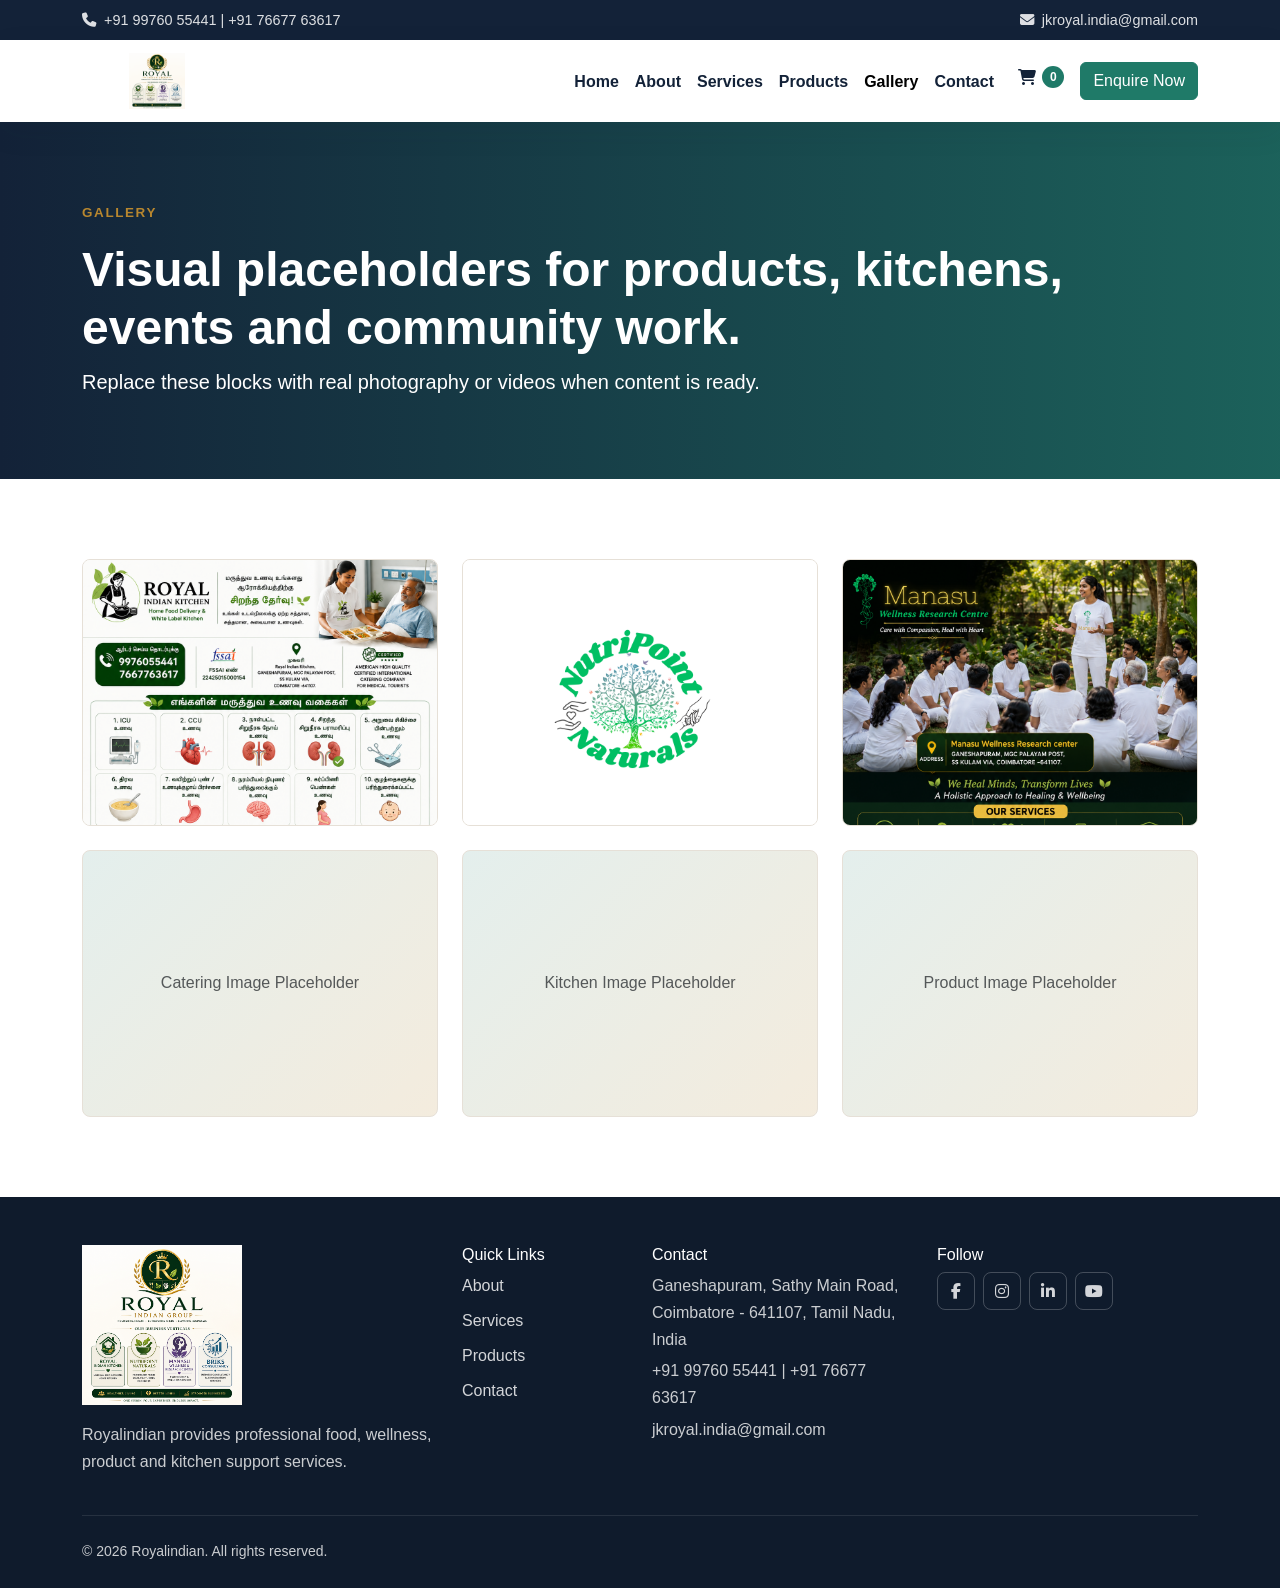
<file: gallery.html>
﻿<!doctype html>
<html lang="en">
<head>
  <meta charset="utf-8">
  <meta name="viewport" content="width=device-width, initial-scale=1">
  <title>Royalindian Gallery | Brand, Products and Service Highlights</title>
  <meta name="description" content="View placeholder gallery areas for Royalindian brand, product, catering, kitchen and wellness visuals.">
  <link href="https://cdn.jsdelivr.net/npm/bootstrap@5.3.3/dist/css/bootstrap.min.css" rel="stylesheet">
  <link href="https://cdnjs.cloudflare.com/ajax/libs/font-awesome/6.5.2/css/all.min.css" rel="stylesheet">
  <link href="Assets/css/style.css" rel="stylesheet">
</head>
<body>
  <div class="top-bar py-2"><div class="container d-flex flex-wrap justify-content-between gap-2"><span><i class="fa-solid fa-phone me-2"></i>+91 99760 55441 | +91 76677 63617</span><span><i class="fa-solid fa-envelope me-2"></i>jkroyal.india@gmail.com</span></div></div>
  <nav class="navbar navbar-expand-lg sticky-top"><div class="container"><a class="navbar-brand" href="index.html"><img src="Assets/Logos/Company-Logo.png" alt="Royalindian logo"></a><button class="navbar-toggler" type="button" data-bs-toggle="collapse" data-bs-target="#mainNav"><span class="navbar-toggler-icon"></span></button><div class="collapse navbar-collapse" id="mainNav"><ul class="navbar-nav ms-auto mb-2 mb-lg-0"><li class="nav-item"><a class="nav-link" href="index.html">Home</a></li><li class="nav-item"><a class="nav-link" href="about.html">About</a></li><li class="nav-item"><a class="nav-link" href="services.html">Services</a></li><li class="nav-item"><a class="nav-link" href="products.html">Products</a></li><li class="nav-item"><a class="nav-link" href="gallery.html">Gallery</a></li><li class="nav-item"><a class="nav-link" href="contact.html">Contact</a></li></ul><a class="nav-cart ms-lg-3 me-lg-2" href="checkout.html" aria-label="Cart"><i class="fa-solid fa-cart-shopping"></i><span data-cart-count>0</span></a><a class="btn btn-primary ms-lg-2" href="contact.html">Enquire Now</a></div></div></nav>
  <main>
    <section class="page-hero"><div class="container"><p class="eyebrow">Gallery</p><h1 class="display-5 fw-bold">Visual placeholders for products, kitchens, events and community work.</h1><p class="lead mb-0">Replace these blocks with real photography or videos when content is ready.</p></div></section>
    <section class="section-padding"><div class="container"><div class="row g-4">
      <div class="col-md-6 col-lg-4"><div class="gallery-item"><img src="Assets/Logos/Brand-Logo-Royalindia.png" alt="Royalindia brand visual"></div></div>
      <div class="col-md-6 col-lg-4"><div class="gallery-item"><img src="Assets/Logos/Brand-Logo-Nutripoint.png" alt="Nutripoint brand visual"></div></div>
      <div class="col-md-6 col-lg-4"><div class="gallery-item"><img src="Assets/Logos/Brand-Logo-Manasu.png" alt="Manasu brand visual"></div></div>
      <div class="col-md-6 col-lg-4"><div class="gallery-item"><span class="text-muted">Catering Image Placeholder</span></div></div>
      <div class="col-md-6 col-lg-4"><div class="gallery-item"><span class="text-muted">Kitchen Image Placeholder</span></div></div>
      <div class="col-md-6 col-lg-4"><div class="gallery-item"><span class="text-muted">Product Image Placeholder</span></div></div>
    </div></div></section>
  </main>
  <footer class="footer pt-5 pb-4"><div class="container"><div class="row g-4"><div class="col-lg-4"><img src="Assets/Logos/Company-Logo.png" alt="Royalindian logo" class="img-fluid mb-3" style="max-width:160px;"><p>Royalindian provides professional food, wellness, product and kitchen support services.</p></div><div class="col-lg-2 col-md-4"><h3 class="h6 text-white">Quick Links</h3><a class="d-block mb-2" href="about.html">About</a><a class="d-block mb-2" href="services.html">Services</a><a class="d-block mb-2" href="products.html">Products</a><a class="d-block mb-2" href="contact.html">Contact</a></div><div class="col-lg-3 col-md-4"><h3 class="h6 text-white">Contact</h3><p class="mb-1">Ganeshapuram, Sathy Main Road, Coimbatore - 641107, Tamil Nadu, India</p><p class="mb-1">+91 99760 55441 | +91 76677 63617</p><p>jkroyal.india@gmail.com</p></div><div class="col-lg-3 col-md-4"><h3 class="h6 text-white">Follow</h3><div class="d-flex gap-2"><a class="social-link" href="#"><i class="fa-brands fa-facebook-f"></i></a><a class="social-link" href="#"><i class="fa-brands fa-instagram"></i></a><a class="social-link" href="#"><i class="fa-brands fa-linkedin-in"></i></a><a class="social-link" href="#"><i class="fa-brands fa-youtube"></i></a></div></div></div><hr class="border-secondary my-4"><p class="mb-0 small">&copy; <span data-current-year></span> Royalindian. All rights reserved.</p></div></footer>
  <script src="https://cdn.jsdelivr.net/npm/bootstrap@5.3.3/dist/js/bootstrap.bundle.min.js"></script><script src="Assets/js/main.js"></script>
</body>
</html>
</file>
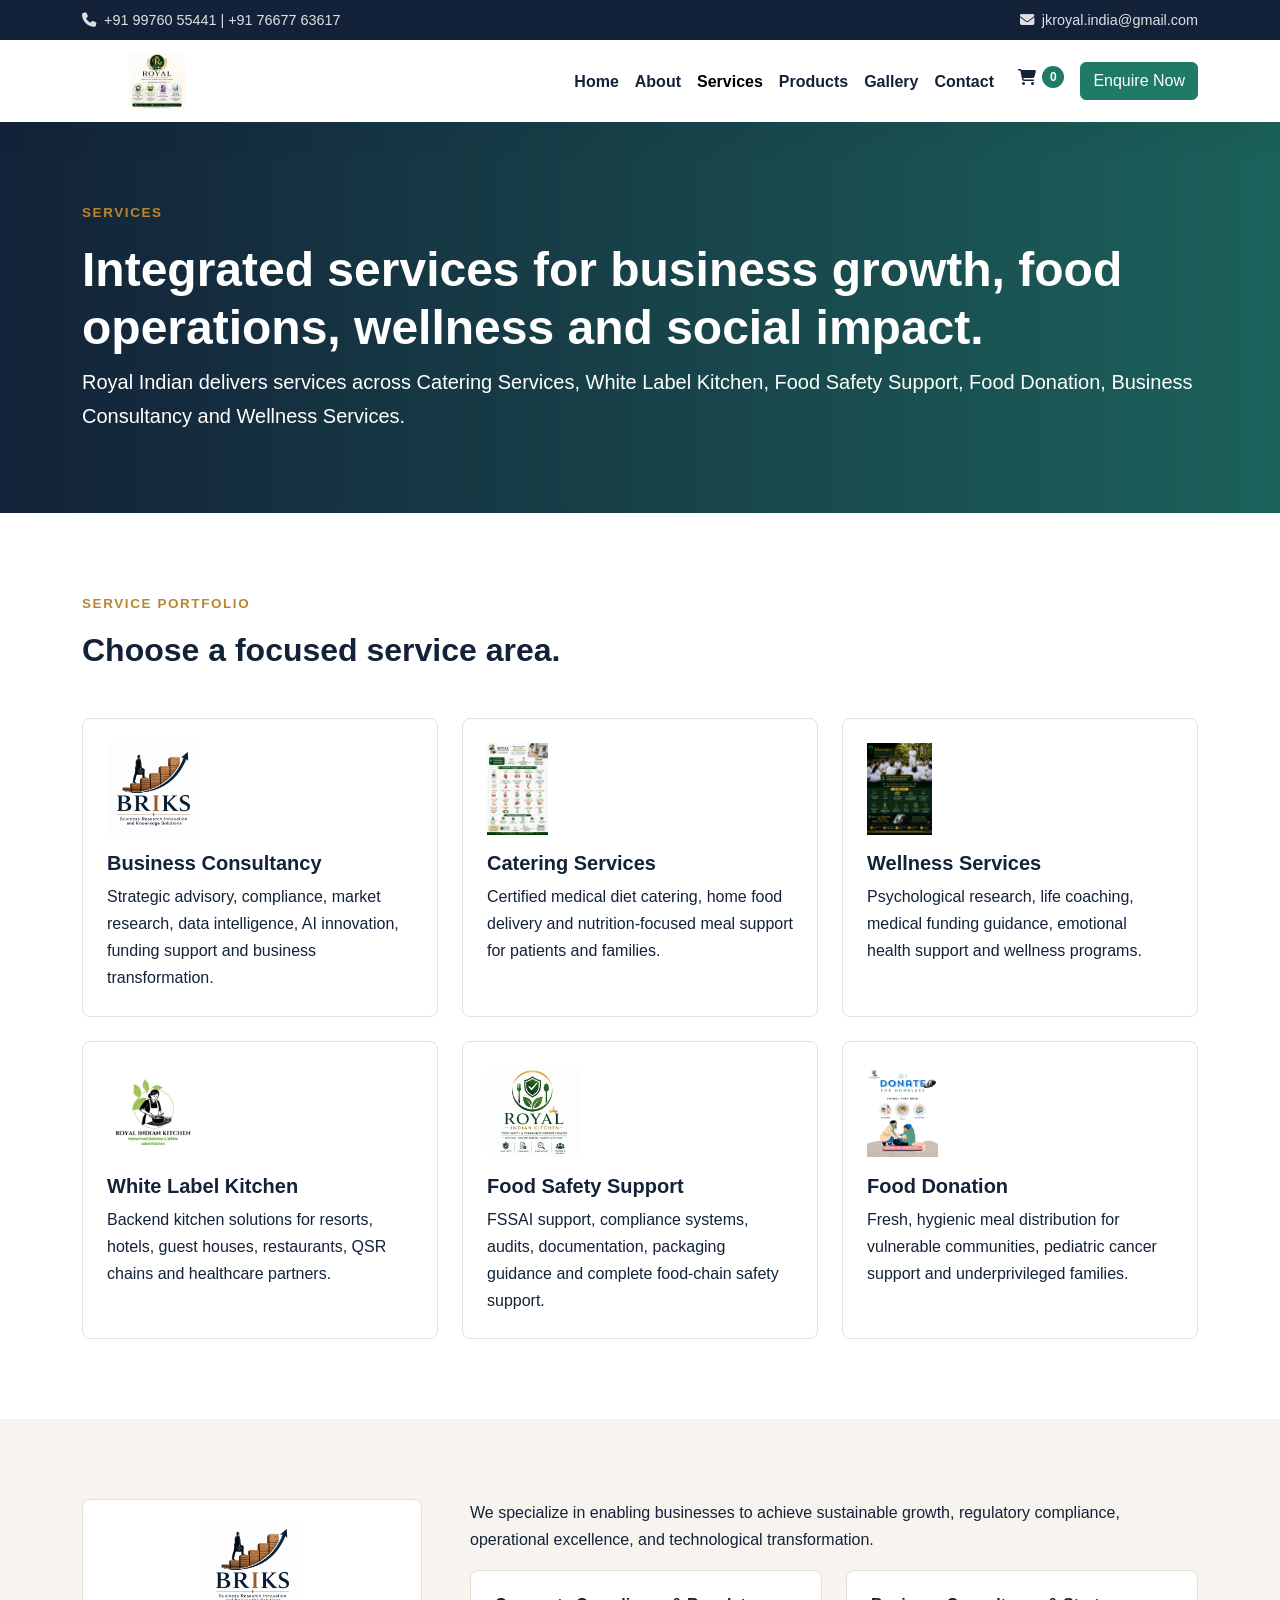
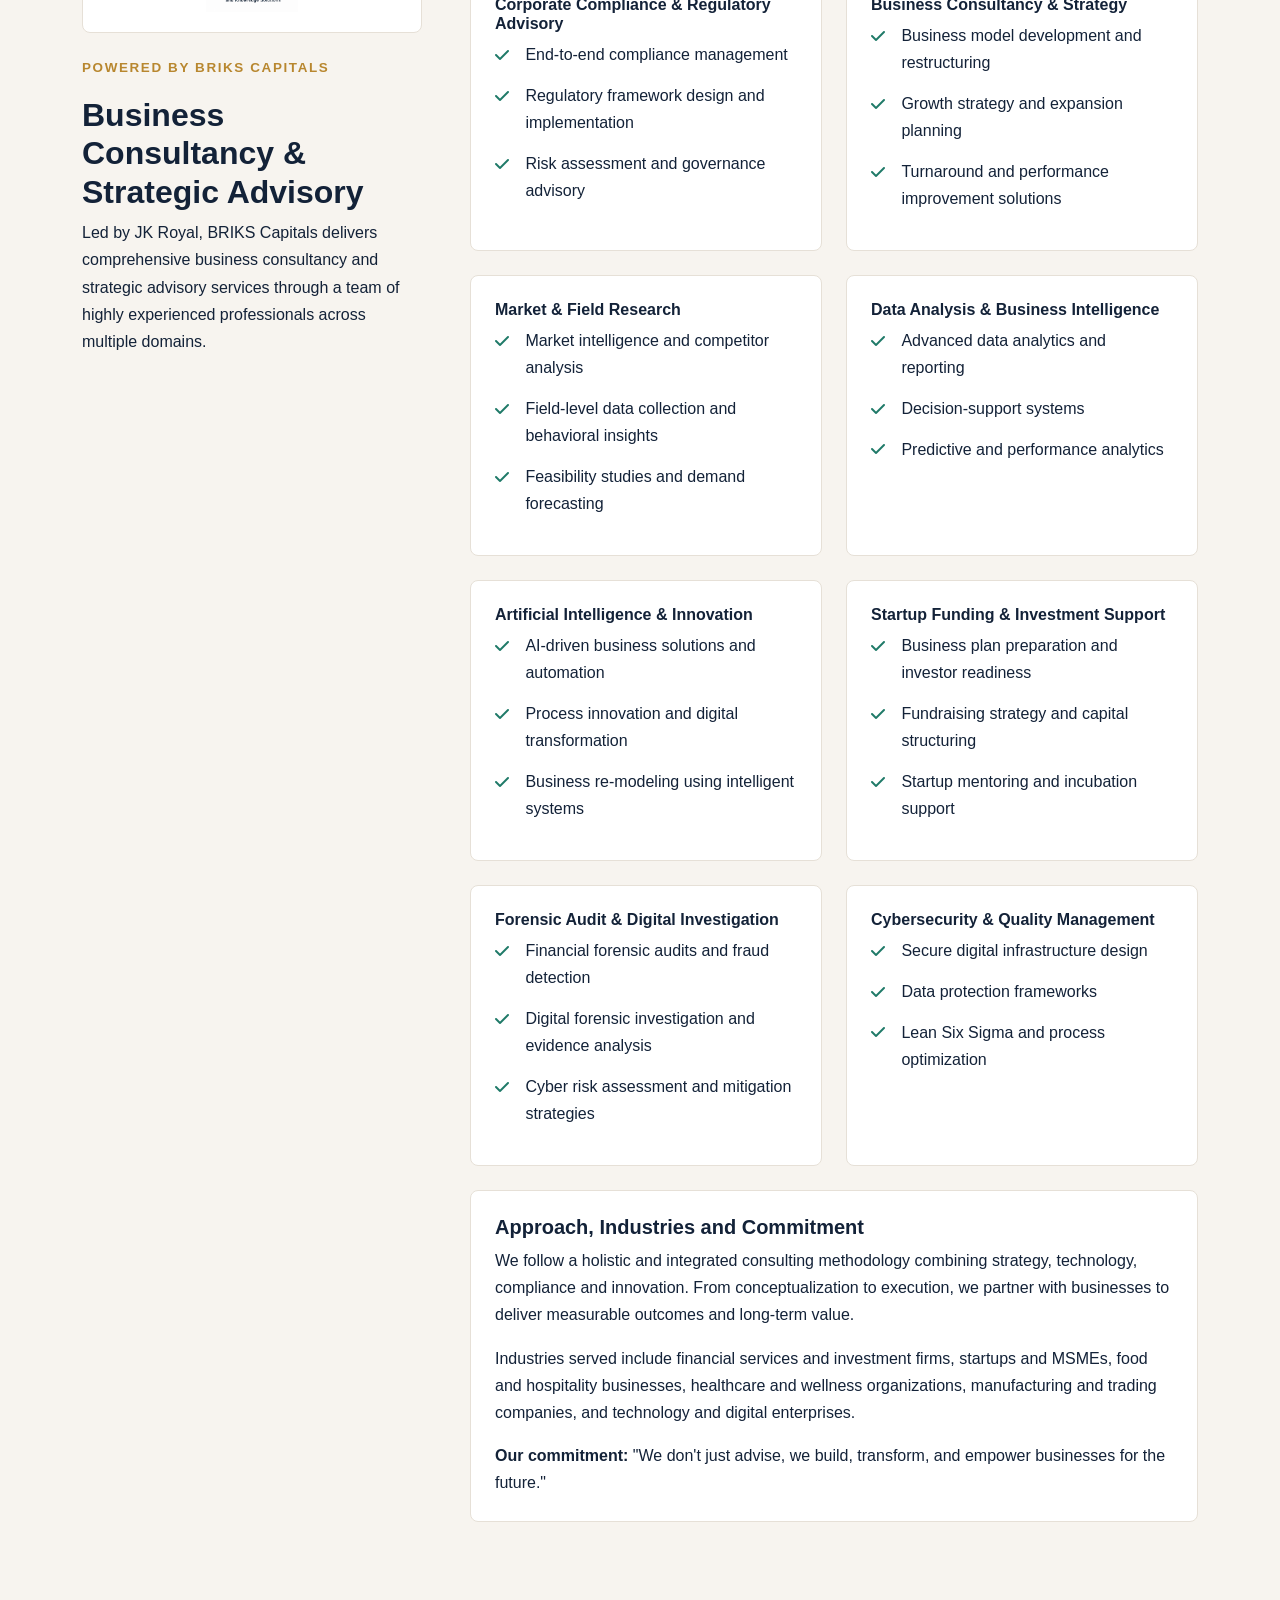
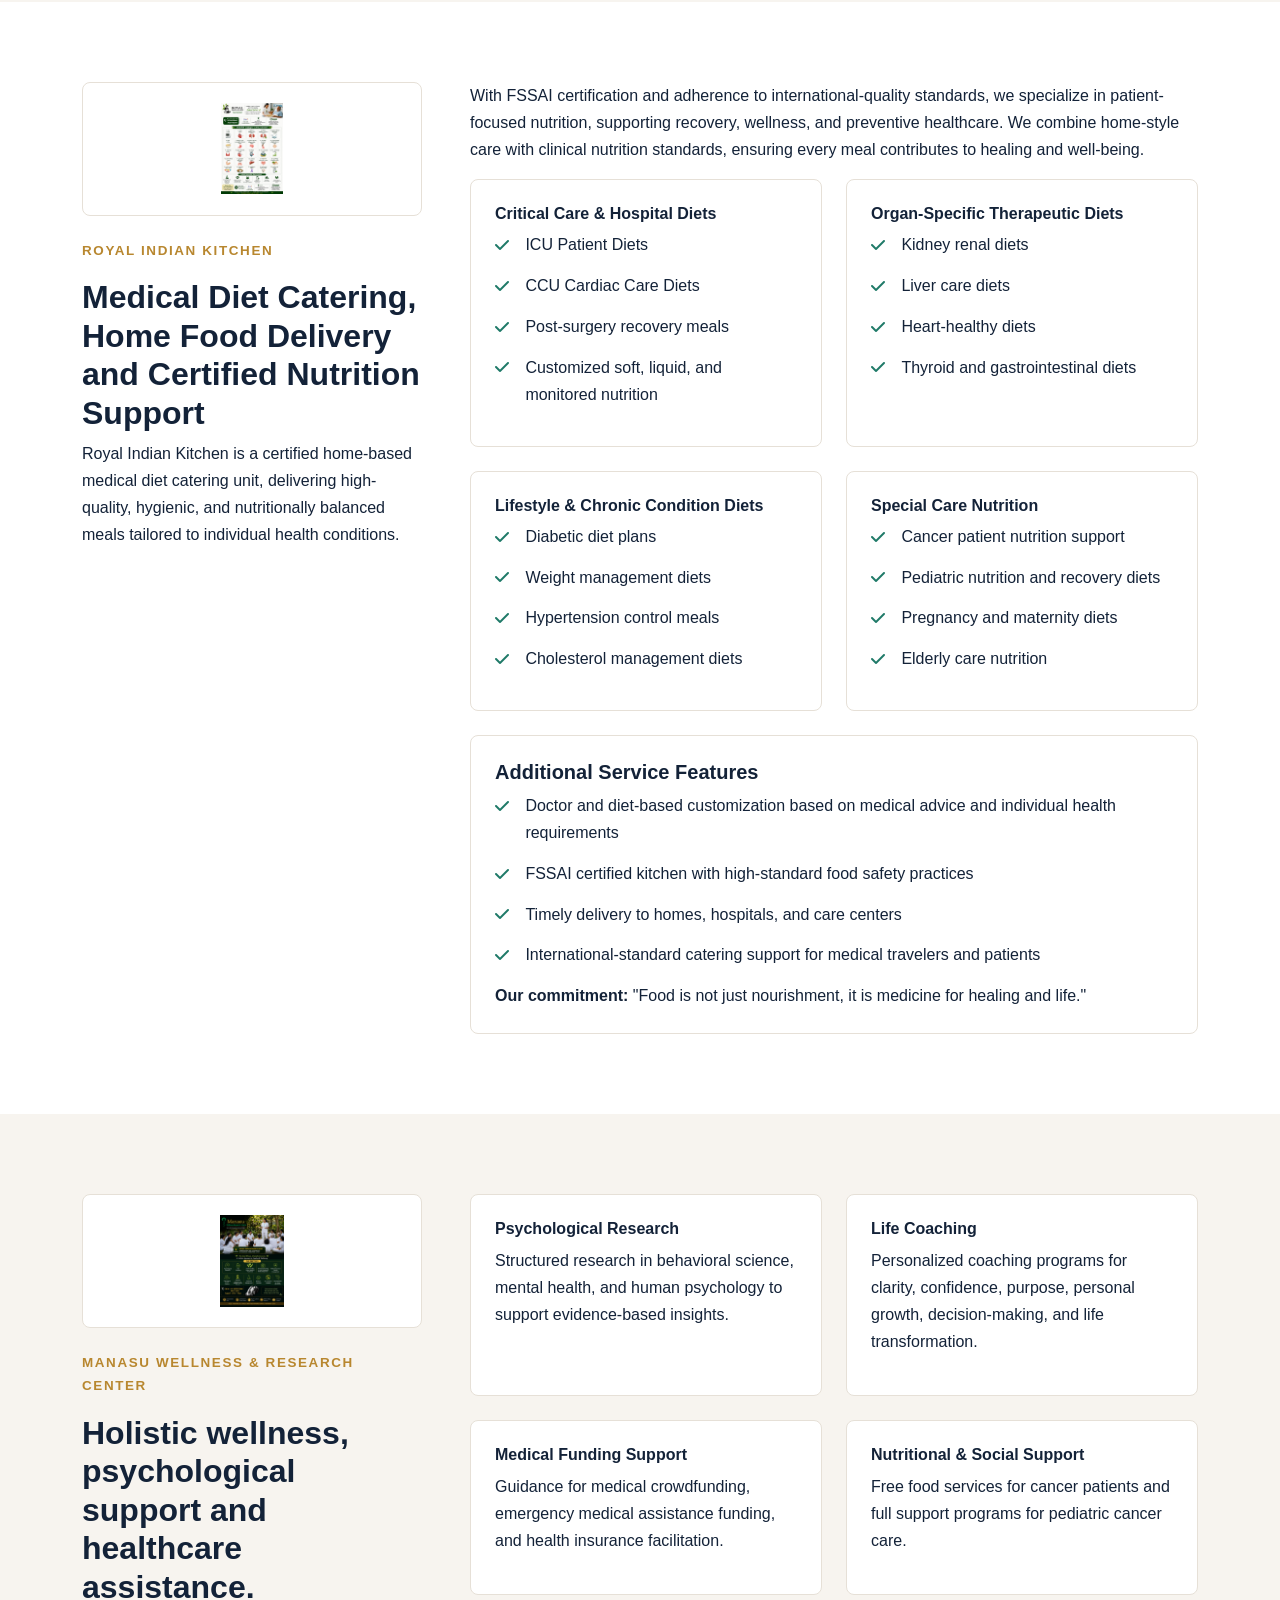
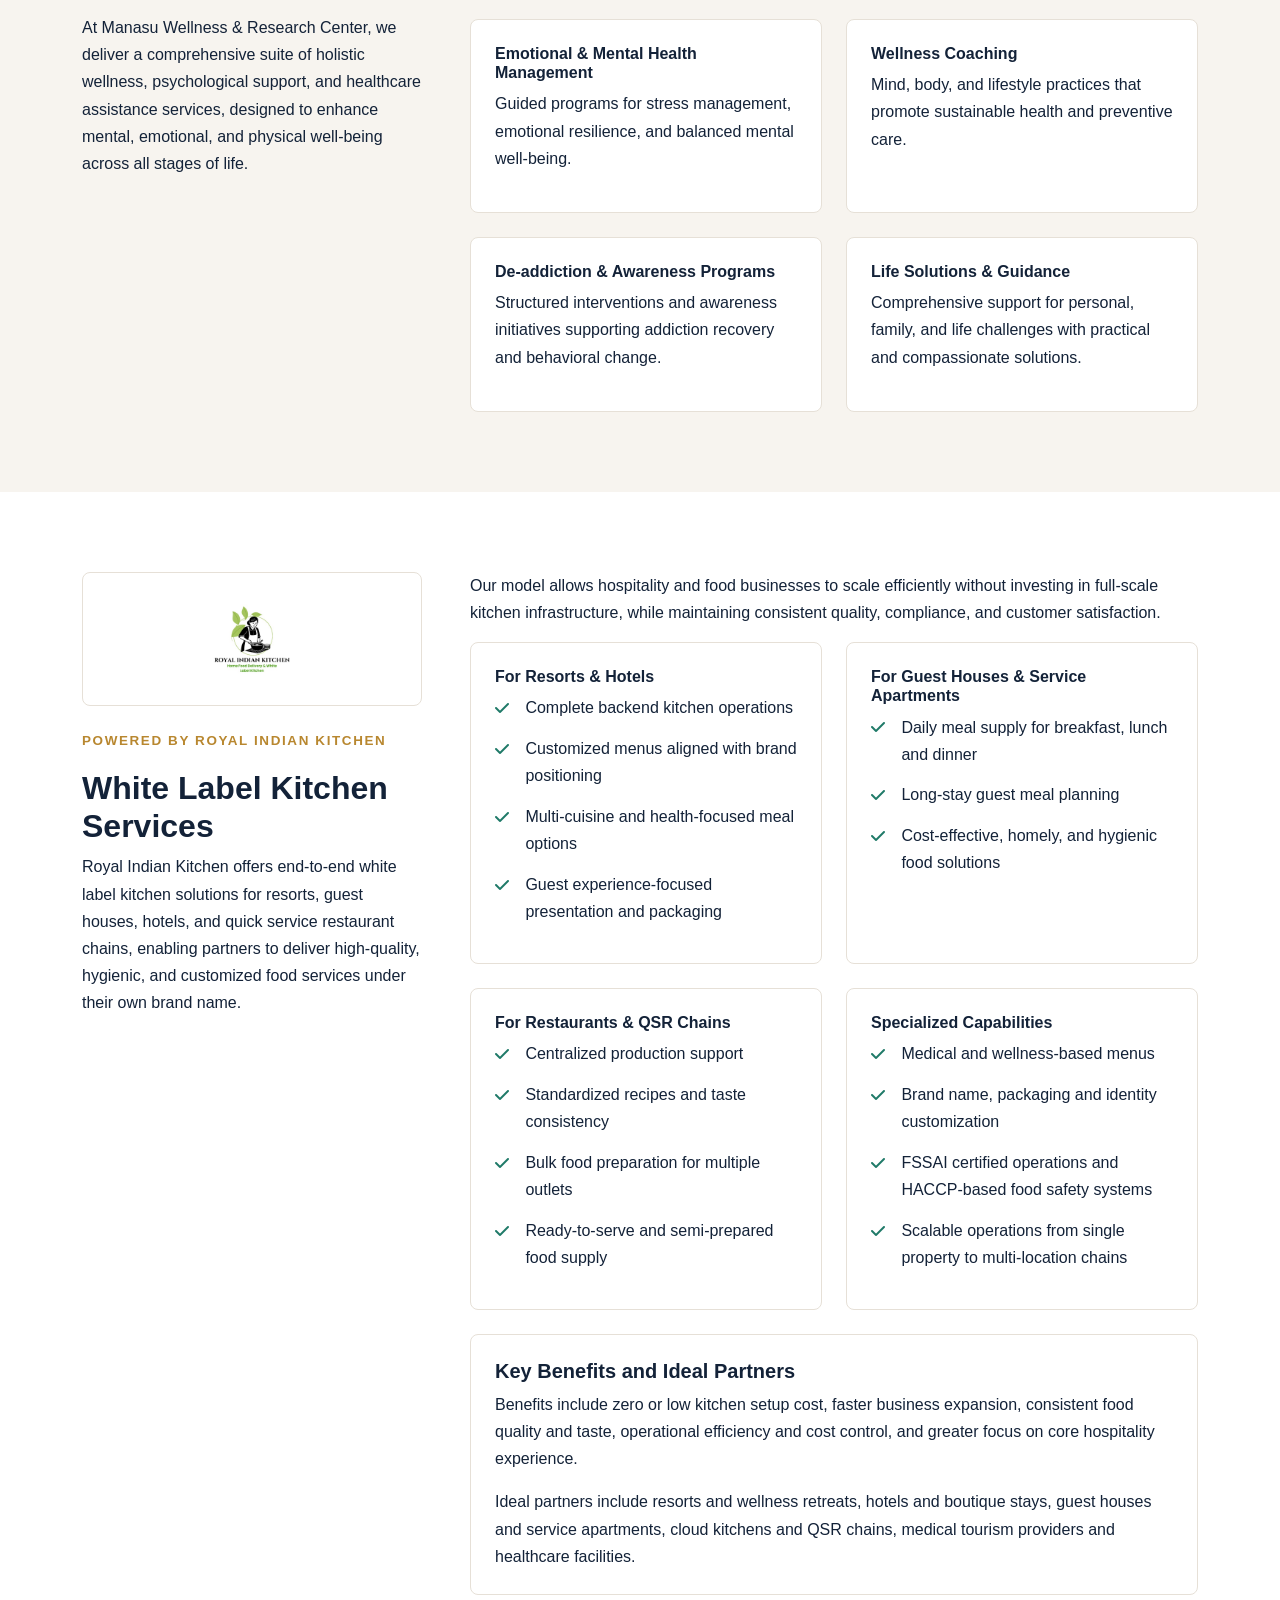
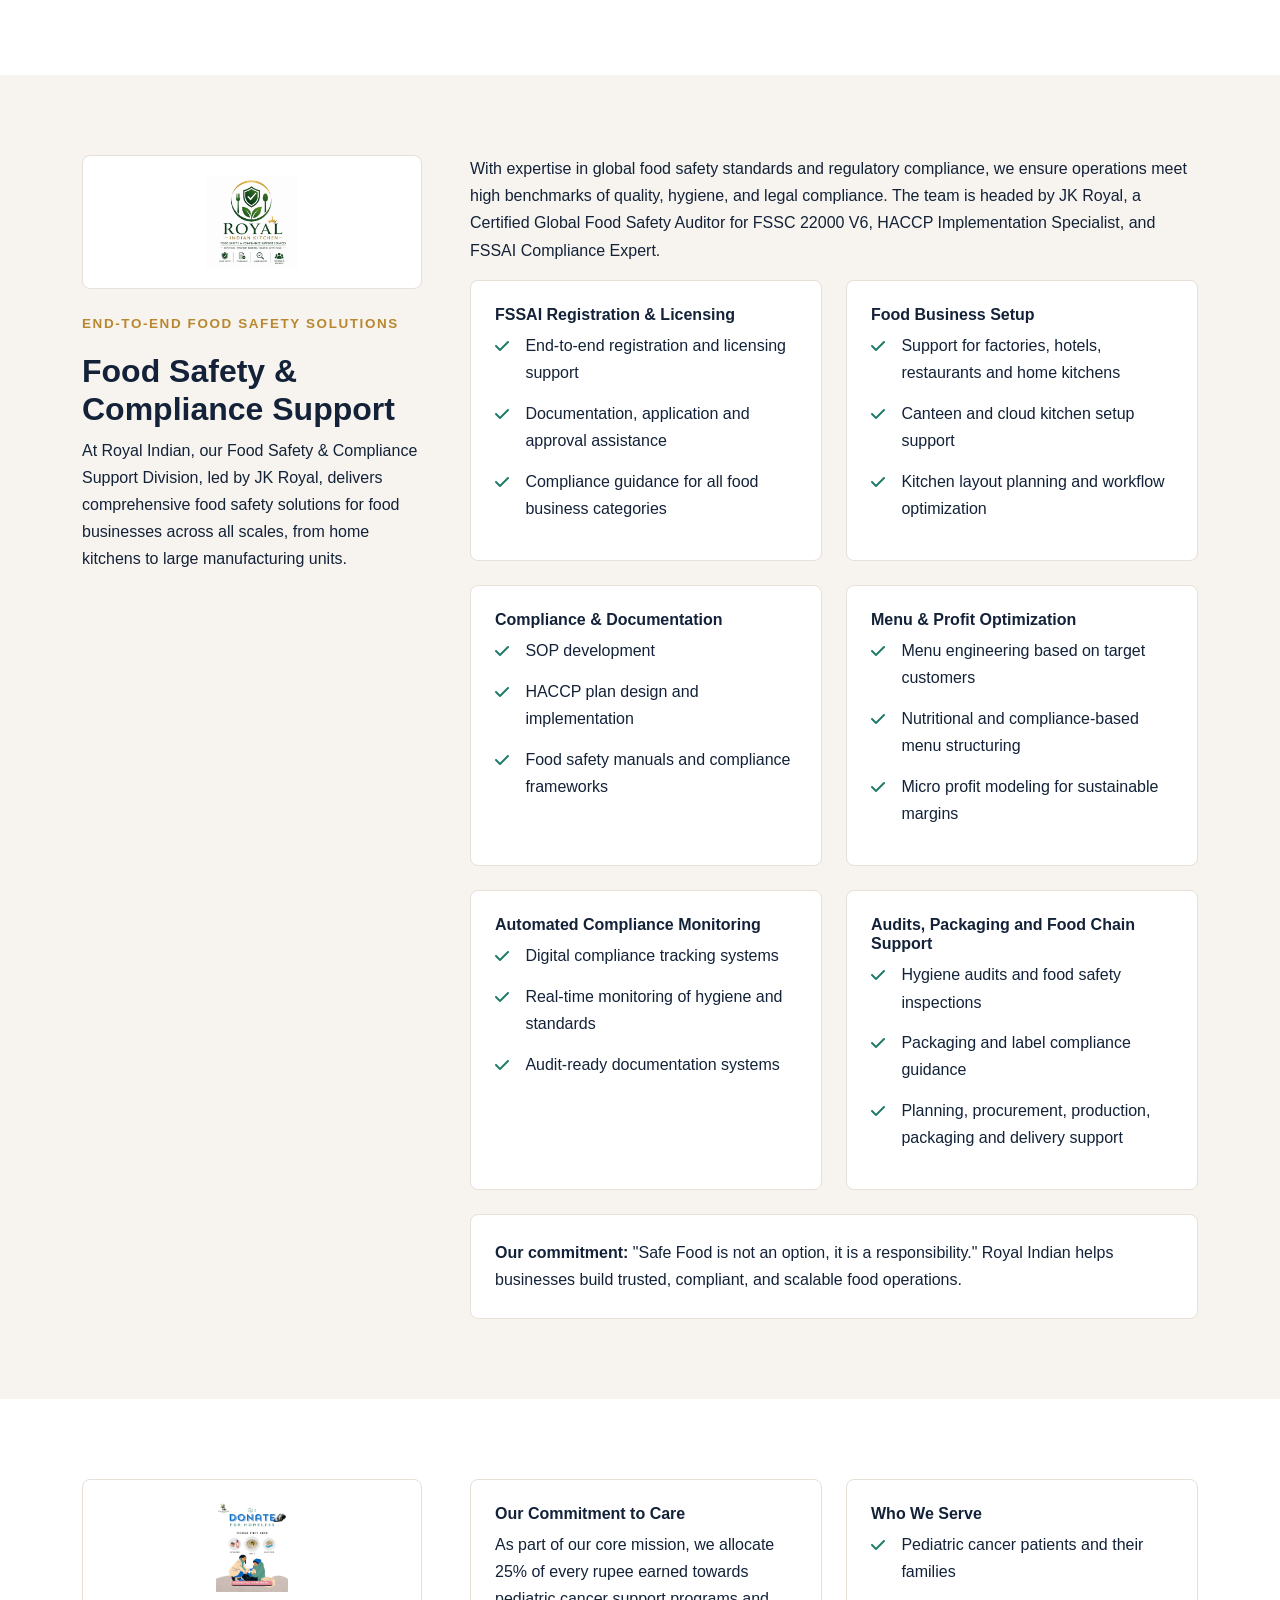
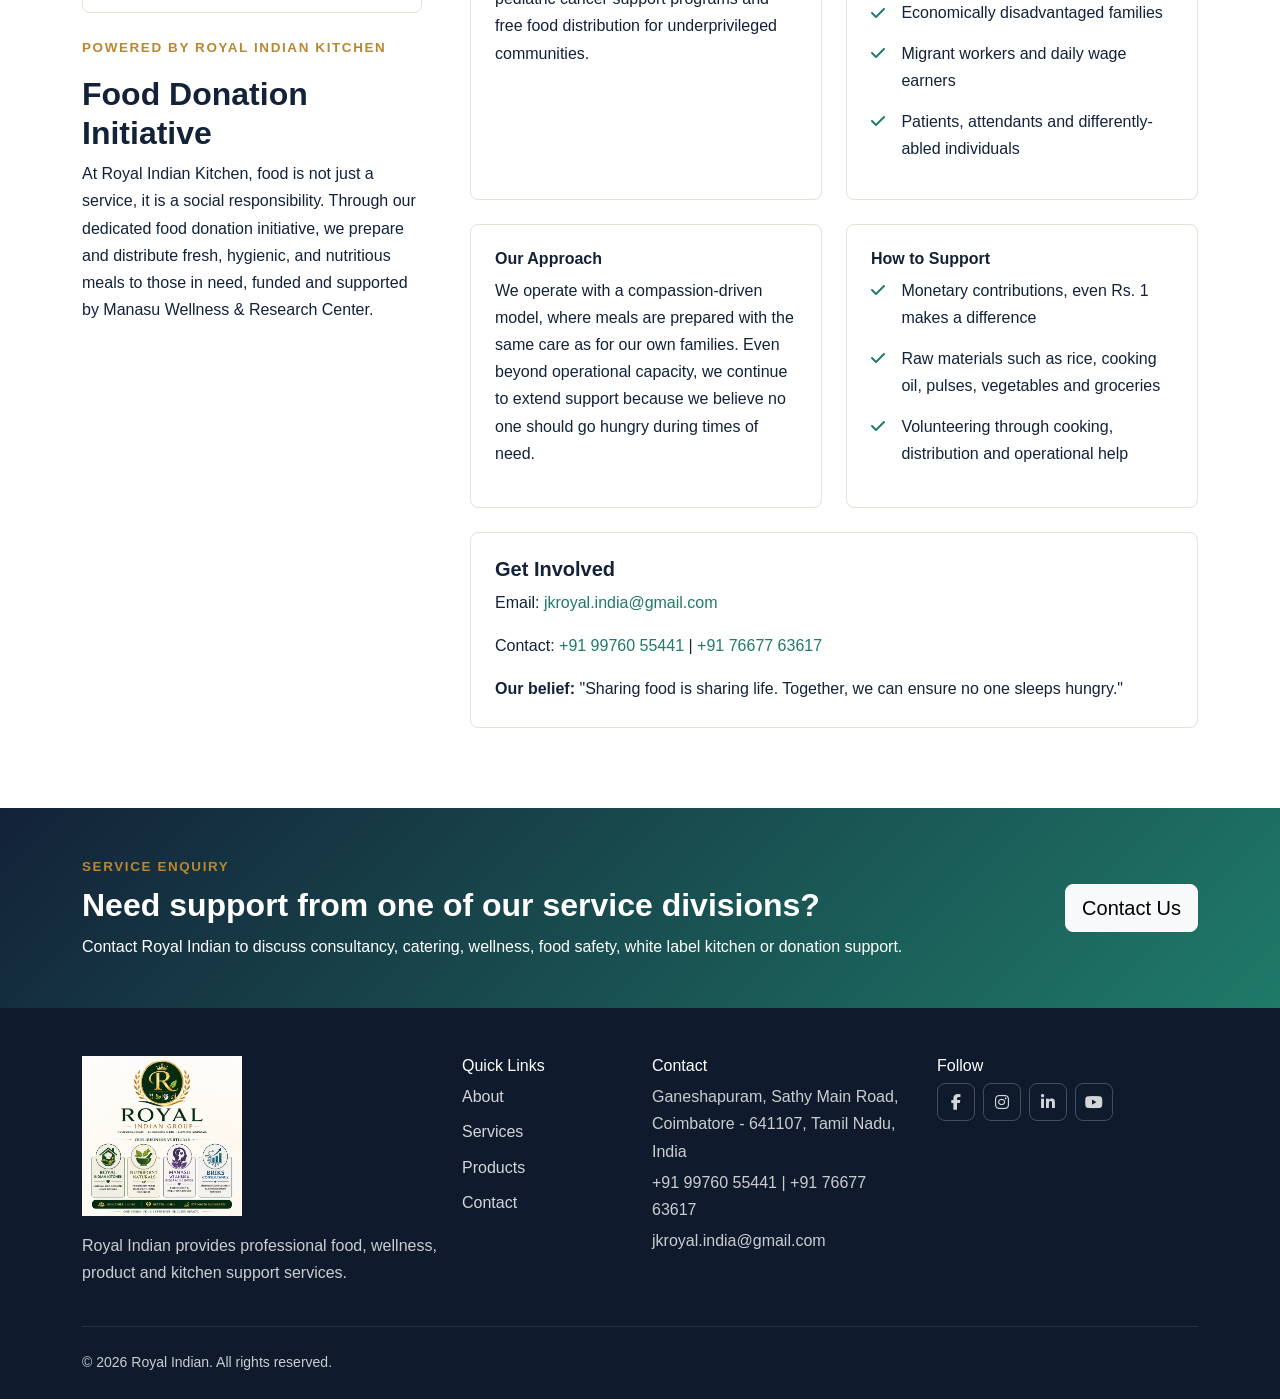
<file: services.html>
﻿<!doctype html>
<html lang="en">
<head>
  <meta charset="utf-8">
  <meta name="viewport" content="width=device-width, initial-scale=1">
  <title>Royal Indian Services | Consultancy, Catering, Wellness and Food Safety</title>
  <meta name="description" content="Explore Royal Indian services including business consultancy, medical diet catering, wellness services, white label kitchen solutions, food safety support and food donation initiatives.">
  <link href="https://cdn.jsdelivr.net/npm/bootstrap@5.3.3/dist/css/bootstrap.min.css" rel="stylesheet">
  <link href="https://cdnjs.cloudflare.com/ajax/libs/font-awesome/6.5.2/css/all.min.css" rel="stylesheet">
  <link href="Assets/css/style.css" rel="stylesheet">
</head>
<body>
  <div class="top-bar py-2">
    <div class="container d-flex flex-wrap justify-content-between gap-2">
      <span><i class="fa-solid fa-phone me-2"></i>+91 99760 55441 | +91 76677 63617</span>
      <span><i class="fa-solid fa-envelope me-2"></i>jkroyal.india@gmail.com</span>
    </div>
  </div>

  <nav class="navbar navbar-expand-lg sticky-top">
    <div class="container">
      <a class="navbar-brand" href="index.html"><img src="Assets/Logos/Company-Logo.png" alt="Royal Indian logo"></a>
      <button class="navbar-toggler" type="button" data-bs-toggle="collapse" data-bs-target="#mainNav" aria-controls="mainNav" aria-expanded="false" aria-label="Toggle navigation">
        <span class="navbar-toggler-icon"></span>
      </button>
      <div class="collapse navbar-collapse" id="mainNav">
        <ul class="navbar-nav ms-auto mb-2 mb-lg-0">
          <li class="nav-item"><a class="nav-link" href="index.html">Home</a></li>
          <li class="nav-item"><a class="nav-link" href="about.html">About</a></li>
          <li class="nav-item"><a class="nav-link" href="services.html">Services</a></li>
          <li class="nav-item"><a class="nav-link" href="products.html">Products</a></li>
          <li class="nav-item"><a class="nav-link" href="gallery.html">Gallery</a></li>
          <li class="nav-item"><a class="nav-link" href="contact.html">Contact</a></li>
        </ul>
        <a class="nav-cart ms-lg-3 me-lg-2" href="checkout.html" aria-label="Cart"><i class="fa-solid fa-cart-shopping"></i><span data-cart-count>0</span></a>
        <a class="btn btn-primary ms-lg-2" href="contact.html">Enquire Now</a>
      </div>
    </div>
  </nav>

  <main>
    <section class="page-hero">
      <div class="container">
        <p class="eyebrow">Services</p>
        <h1 class="display-5 fw-bold">Integrated services for business growth, food operations, wellness and social impact.</h1>
        <p class="lead mb-0">Royal Indian delivers services across Catering Services, White Label Kitchen, Food Safety Support, Food Donation, Business Consultancy and Wellness Services.</p>
      </div>
    </section>

    <section class="section-padding">
      <div class="container">
        <div class="section-title mb-5">
          <p class="eyebrow">Service Portfolio</p>
          <h2>Choose a focused service area.</h2>
        </div>
        <div class="row g-4">
          <div class="col-md-6 col-lg-4">
            <a class="service-card p-4 d-block text-reset" href="#business-consultancy">
              <img class="service-logo mb-3" src="Assets/Logos/Brand-Logo-BRIKS.png" alt="BRIKS Capitals logo">
              <h2 class="h5 fw-bold">Business Consultancy</h2>
              <p class="mb-0">Strategic advisory, compliance, market research, data intelligence, AI innovation, funding support and business transformation.</p>
            </a>
          </div>
          <div class="col-md-6 col-lg-4">
            <a class="service-card p-4 d-block text-reset" href="#catering-services">
              <img class="service-logo mb-3" src="Assets/Logos/Brand-Logo-Royalindia.png" alt="Royal Indian Kitchen logo">
              <h2 class="h5 fw-bold">Catering Services</h2>
              <p class="mb-0">Certified medical diet catering, home food delivery and nutrition-focused meal support for patients and families.</p>
            </a>
          </div>
          <div class="col-md-6 col-lg-4">
            <a class="service-card p-4 d-block text-reset" href="#wellness-services">
              <img class="service-logo mb-3" src="Assets/Logos/Brand-Logo-Manasu.png" alt="Manasu Wellness & Research Center logo">
              <h2 class="h5 fw-bold">Wellness Services</h2>
              <p class="mb-0">Psychological research, life coaching, medical funding guidance, emotional health support and wellness programs.</p>
            </a>
          </div>
          <div class="col-md-6 col-lg-4">
            <a class="service-card p-4 d-block text-reset" href="#white-label-kitchen">
              <img class="service-logo mb-3" src="Assets/Logos/Brand-Logo-Whitelabel.jpeg" alt="White Label Kitchen logo">
              <h2 class="h5 fw-bold">White Label Kitchen</h2>
              <p class="mb-0">Backend kitchen solutions for resorts, hotels, guest houses, restaurants, QSR chains and healthcare partners.</p>
            </a>
          </div>
          <div class="col-md-6 col-lg-4">
            <a class="service-card p-4 d-block text-reset" href="#food-safety-support">
              <img class="service-logo mb-3" src="Assets/Logos/Brand-Logo-Foodsafety.png" alt="Food Safety Support logo">
              <h2 class="h5 fw-bold">Food Safety Support</h2>
              <p class="mb-0">FSSAI support, compliance systems, audits, documentation, packaging guidance and complete food-chain safety support.</p>
            </a>
          </div>
          <div class="col-md-6 col-lg-4">
            <a class="service-card p-4 d-block text-reset" href="#food-donation">
              <img class="service-logo mb-3" src="Assets/Logos/Brand-Logo-Donation.png" alt="Food Donation Initiative logo">
              <h2 class="h5 fw-bold">Food Donation</h2>
              <p class="mb-0">Fresh, hygienic meal distribution for vulnerable communities, pediatric cancer support and underprivileged families.</p>
            </a>
          </div>
        </div>
      </div>
    </section>

    <section id="business-consultancy" class="section-padding section-soft">
      <div class="container">
        <div class="row g-5 align-items-start">
          <div class="col-lg-4">
            <div class="service-section-logo mb-4"><img class="service-logo" src="Assets/Logos/Brand-Logo-BRIKS.png" alt="BRIKS Capitals logo"></div>
            <p class="eyebrow">Powered by BRIKS Capitals</p>
            <h2 class="fw-bold">Business Consultancy & Strategic Advisory</h2>
            <p>Led by JK Royal, BRIKS Capitals delivers comprehensive business consultancy and strategic advisory services through a team of highly experienced professionals across multiple domains.</p>
          </div>
          <div class="col-lg-8">
            <p>We specialize in enabling businesses to achieve sustainable growth, regulatory compliance, operational excellence, and technological transformation.</p>
            <div class="row g-4">
              <div class="col-md-6"><div class="value-card p-4"><h3 class="h6 fw-bold">Corporate Compliance & Regulatory Advisory</h3><ul class="feature-list"><li>End-to-end compliance management</li><li>Regulatory framework design and implementation</li><li>Risk assessment and governance advisory</li></ul></div></div>
              <div class="col-md-6"><div class="value-card p-4"><h3 class="h6 fw-bold">Business Consultancy & Strategy</h3><ul class="feature-list"><li>Business model development and restructuring</li><li>Growth strategy and expansion planning</li><li>Turnaround and performance improvement solutions</li></ul></div></div>
              <div class="col-md-6"><div class="value-card p-4"><h3 class="h6 fw-bold">Market & Field Research</h3><ul class="feature-list"><li>Market intelligence and competitor analysis</li><li>Field-level data collection and behavioral insights</li><li>Feasibility studies and demand forecasting</li></ul></div></div>
              <div class="col-md-6"><div class="value-card p-4"><h3 class="h6 fw-bold">Data Analysis & Business Intelligence</h3><ul class="feature-list"><li>Advanced data analytics and reporting</li><li>Decision-support systems</li><li>Predictive and performance analytics</li></ul></div></div>
              <div class="col-md-6"><div class="value-card p-4"><h3 class="h6 fw-bold">Artificial Intelligence & Innovation</h3><ul class="feature-list"><li>AI-driven business solutions and automation</li><li>Process innovation and digital transformation</li><li>Business re-modeling using intelligent systems</li></ul></div></div>
              <div class="col-md-6"><div class="value-card p-4"><h3 class="h6 fw-bold">Startup Funding & Investment Support</h3><ul class="feature-list"><li>Business plan preparation and investor readiness</li><li>Fundraising strategy and capital structuring</li><li>Startup mentoring and incubation support</li></ul></div></div>
              <div class="col-md-6"><div class="value-card p-4"><h3 class="h6 fw-bold">Forensic Audit & Digital Investigation</h3><ul class="feature-list"><li>Financial forensic audits and fraud detection</li><li>Digital forensic investigation and evidence analysis</li><li>Cyber risk assessment and mitigation strategies</li></ul></div></div>
              <div class="col-md-6"><div class="value-card p-4"><h3 class="h6 fw-bold">Cybersecurity & Quality Management</h3><ul class="feature-list"><li>Secure digital infrastructure design</li><li>Data protection frameworks</li><li>Lean Six Sigma and process optimization</li></ul></div></div>
            </div>
            <div class="contact-panel p-4 mt-4">
              <h3 class="h5 fw-bold">Approach, Industries and Commitment</h3>
              <p>We follow a holistic and integrated consulting methodology combining strategy, technology, compliance and innovation. From conceptualization to execution, we partner with businesses to deliver measurable outcomes and long-term value.</p>
              <p>Industries served include financial services and investment firms, startups and MSMEs, food and hospitality businesses, healthcare and wellness organizations, manufacturing and trading companies, and technology and digital enterprises.</p>
              <p class="mb-0"><strong>Our commitment:</strong> "We don't just advise, we build, transform, and empower businesses for the future."</p>
            </div>
          </div>
        </div>
      </div>
    </section>

    <section id="catering-services" class="section-padding">
      <div class="container">
        <div class="row g-5 align-items-start">
          <div class="col-lg-4">
            <div class="service-section-logo mb-4"><img class="service-logo" src="Assets/Logos/Brand-Logo-Royalindia.png" alt="Royal Indian Kitchen logo"></div>
            <p class="eyebrow">Royal Indian Kitchen</p>
            <h2 class="fw-bold">Medical Diet Catering, Home Food Delivery and Certified Nutrition Support</h2>
            <p>Royal Indian Kitchen is a certified home-based medical diet catering unit, delivering high-quality, hygienic, and nutritionally balanced meals tailored to individual health conditions.</p>
          </div>
          <div class="col-lg-8">
            <p>With FSSAI certification and adherence to international-quality standards, we specialize in patient-focused nutrition, supporting recovery, wellness, and preventive healthcare. We combine home-style care with clinical nutrition standards, ensuring every meal contributes to healing and well-being.</p>
            <div class="row g-4">
              <div class="col-md-6"><div class="service-card p-4"><h3 class="h6 fw-bold">Critical Care & Hospital Diets</h3><ul class="feature-list"><li>ICU Patient Diets</li><li>CCU Cardiac Care Diets</li><li>Post-surgery recovery meals</li><li>Customized soft, liquid, and monitored nutrition</li></ul></div></div>
              <div class="col-md-6"><div class="service-card p-4"><h3 class="h6 fw-bold">Organ-Specific Therapeutic Diets</h3><ul class="feature-list"><li>Kidney renal diets</li><li>Liver care diets</li><li>Heart-healthy diets</li><li>Thyroid and gastrointestinal diets</li></ul></div></div>
              <div class="col-md-6"><div class="service-card p-4"><h3 class="h6 fw-bold">Lifestyle & Chronic Condition Diets</h3><ul class="feature-list"><li>Diabetic diet plans</li><li>Weight management diets</li><li>Hypertension control meals</li><li>Cholesterol management diets</li></ul></div></div>
              <div class="col-md-6"><div class="service-card p-4"><h3 class="h6 fw-bold">Special Care Nutrition</h3><ul class="feature-list"><li>Cancer patient nutrition support</li><li>Pediatric nutrition and recovery diets</li><li>Pregnancy and maternity diets</li><li>Elderly care nutrition</li></ul></div></div>
            </div>
            <div class="contact-panel p-4 mt-4">
              <h3 class="h5 fw-bold">Additional Service Features</h3>
              <ul class="feature-list">
                <li>Doctor and diet-based customization based on medical advice and individual health requirements</li>
                <li>FSSAI certified kitchen with high-standard food safety practices</li>
                <li>Timely delivery to homes, hospitals, and care centers</li>
                <li>International-standard catering support for medical travelers and patients</li>
              </ul>
              <p class="mb-0"><strong>Our commitment:</strong> "Food is not just nourishment, it is medicine for healing and life."</p>
            </div>
          </div>
        </div>
      </div>
    </section>

    <section id="wellness-services" class="section-padding section-soft">
      <div class="container">
        <div class="row g-5 align-items-start">
          <div class="col-lg-4">
            <div class="service-section-logo mb-4"><img class="service-logo" src="Assets/Logos/Brand-Logo-Manasu.png" alt="Manasu Wellness & Research Center logo"></div>
            <p class="eyebrow">Manasu Wellness & Research Center</p>
            <h2 class="fw-bold">Holistic wellness, psychological support and healthcare assistance.</h2>
            <p>At Manasu Wellness & Research Center, we deliver a comprehensive suite of holistic wellness, psychological support, and healthcare assistance services, designed to enhance mental, emotional, and physical well-being across all stages of life.</p>
          </div>
          <div class="col-lg-8">
            <div class="row g-4">
              <div class="col-md-6"><div class="value-card p-4"><h3 class="h6 fw-bold">Psychological Research</h3><p>Structured research in behavioral science, mental health, and human psychology to support evidence-based insights.</p></div></div>
              <div class="col-md-6"><div class="value-card p-4"><h3 class="h6 fw-bold">Life Coaching</h3><p>Personalized coaching programs for clarity, confidence, purpose, personal growth, decision-making, and life transformation.</p></div></div>
              <div class="col-md-6"><div class="value-card p-4"><h3 class="h6 fw-bold">Medical Funding Support</h3><p>Guidance for medical crowdfunding, emergency medical assistance funding, and health insurance facilitation.</p></div></div>
              <div class="col-md-6"><div class="value-card p-4"><h3 class="h6 fw-bold">Nutritional & Social Support</h3><p>Free food services for cancer patients and full support programs for pediatric cancer care.</p></div></div>
              <div class="col-md-6"><div class="value-card p-4"><h3 class="h6 fw-bold">Emotional & Mental Health Management</h3><p>Guided programs for stress management, emotional resilience, and balanced mental well-being.</p></div></div>
              <div class="col-md-6"><div class="value-card p-4"><h3 class="h6 fw-bold">Wellness Coaching</h3><p>Mind, body, and lifestyle practices that promote sustainable health and preventive care.</p></div></div>
              <div class="col-md-6"><div class="value-card p-4"><h3 class="h6 fw-bold">De-addiction & Awareness Programs</h3><p>Structured interventions and awareness initiatives supporting addiction recovery and behavioral change.</p></div></div>
              <div class="col-md-6"><div class="value-card p-4"><h3 class="h6 fw-bold">Life Solutions & Guidance</h3><p>Comprehensive support for personal, family, and life challenges with practical and compassionate solutions.</p></div></div>
            </div>
          </div>
        </div>
      </div>
    </section>

    <section id="white-label-kitchen" class="section-padding">
      <div class="container">
        <div class="row g-5 align-items-start">
          <div class="col-lg-4">
            <div class="service-section-logo mb-4"><img class="service-logo" src="Assets/Logos/Brand-Logo-Whitelabel.jpeg" alt="White Label Kitchen logo"></div>
            <p class="eyebrow">Powered by Royal Indian Kitchen</p>
            <h2 class="fw-bold">White Label Kitchen Services</h2>
            <p>Royal Indian Kitchen offers end-to-end white label kitchen solutions for resorts, guest houses, hotels, and quick service restaurant chains, enabling partners to deliver high-quality, hygienic, and customized food services under their own brand name.</p>
          </div>
          <div class="col-lg-8">
            <p>Our model allows hospitality and food businesses to scale efficiently without investing in full-scale kitchen infrastructure, while maintaining consistent quality, compliance, and customer satisfaction.</p>
            <div class="row g-4">
              <div class="col-md-6"><div class="service-card p-4"><h3 class="h6 fw-bold">For Resorts & Hotels</h3><ul class="feature-list"><li>Complete backend kitchen operations</li><li>Customized menus aligned with brand positioning</li><li>Multi-cuisine and health-focused meal options</li><li>Guest experience-focused presentation and packaging</li></ul></div></div>
              <div class="col-md-6"><div class="service-card p-4"><h3 class="h6 fw-bold">For Guest Houses & Service Apartments</h3><ul class="feature-list"><li>Daily meal supply for breakfast, lunch and dinner</li><li>Long-stay guest meal planning</li><li>Cost-effective, homely, and hygienic food solutions</li></ul></div></div>
              <div class="col-md-6"><div class="service-card p-4"><h3 class="h6 fw-bold">For Restaurants & QSR Chains</h3><ul class="feature-list"><li>Centralized production support</li><li>Standardized recipes and taste consistency</li><li>Bulk food preparation for multiple outlets</li><li>Ready-to-serve and semi-prepared food supply</li></ul></div></div>
              <div class="col-md-6"><div class="service-card p-4"><h3 class="h6 fw-bold">Specialized Capabilities</h3><ul class="feature-list"><li>Medical and wellness-based menus</li><li>Brand name, packaging and identity customization</li><li>FSSAI certified operations and HACCP-based food safety systems</li><li>Scalable operations from single property to multi-location chains</li></ul></div></div>
            </div>
            <div class="contact-panel p-4 mt-4">
              <h3 class="h5 fw-bold">Key Benefits and Ideal Partners</h3>
              <p>Benefits include zero or low kitchen setup cost, faster business expansion, consistent food quality and taste, operational efficiency and cost control, and greater focus on core hospitality experience.</p>
              <p class="mb-0">Ideal partners include resorts and wellness retreats, hotels and boutique stays, guest houses and service apartments, cloud kitchens and QSR chains, medical tourism providers and healthcare facilities.</p>
            </div>
          </div>
        </div>
      </div>
    </section>

    <section id="food-safety-support" class="section-padding section-soft">
      <div class="container">
        <div class="row g-5 align-items-start">
          <div class="col-lg-4">
            <div class="service-section-logo mb-4"><img class="service-logo" src="Assets/Logos/Brand-Logo-Foodsafety.png" alt="Food Safety Support logo"></div>
            <p class="eyebrow">End-to-End Food Safety Solutions</p>
            <h2 class="fw-bold">Food Safety & Compliance Support</h2>
            <p>At Royal Indian, our Food Safety & Compliance Support Division, led by JK Royal, delivers comprehensive food safety solutions for food businesses across all scales, from home kitchens to large manufacturing units.</p>
          </div>
          <div class="col-lg-8">
            <p>With expertise in global food safety standards and regulatory compliance, we ensure operations meet high benchmarks of quality, hygiene, and legal compliance. The team is headed by JK Royal, a Certified Global Food Safety Auditor for FSSC 22000 V6, HACCP Implementation Specialist, and FSSAI Compliance Expert.</p>
            <div class="row g-4">
              <div class="col-md-6"><div class="value-card p-4"><h3 class="h6 fw-bold">FSSAI Registration & Licensing</h3><ul class="feature-list"><li>End-to-end registration and licensing support</li><li>Documentation, application and approval assistance</li><li>Compliance guidance for all food business categories</li></ul></div></div>
              <div class="col-md-6"><div class="value-card p-4"><h3 class="h6 fw-bold">Food Business Setup</h3><ul class="feature-list"><li>Support for factories, hotels, restaurants and home kitchens</li><li>Canteen and cloud kitchen setup support</li><li>Kitchen layout planning and workflow optimization</li></ul></div></div>
              <div class="col-md-6"><div class="value-card p-4"><h3 class="h6 fw-bold">Compliance & Documentation</h3><ul class="feature-list"><li>SOP development</li><li>HACCP plan design and implementation</li><li>Food safety manuals and compliance frameworks</li></ul></div></div>
              <div class="col-md-6"><div class="value-card p-4"><h3 class="h6 fw-bold">Menu & Profit Optimization</h3><ul class="feature-list"><li>Menu engineering based on target customers</li><li>Nutritional and compliance-based menu structuring</li><li>Micro profit modeling for sustainable margins</li></ul></div></div>
              <div class="col-md-6"><div class="value-card p-4"><h3 class="h6 fw-bold">Automated Compliance Monitoring</h3><ul class="feature-list"><li>Digital compliance tracking systems</li><li>Real-time monitoring of hygiene and standards</li><li>Audit-ready documentation systems</li></ul></div></div>
              <div class="col-md-6"><div class="value-card p-4"><h3 class="h6 fw-bold">Audits, Packaging and Food Chain Support</h3><ul class="feature-list"><li>Hygiene audits and food safety inspections</li><li>Packaging and label compliance guidance</li><li>Planning, procurement, production, packaging and delivery support</li></ul></div></div>
            </div>
            <div class="contact-panel p-4 mt-4">
              <p class="mb-0"><strong>Our commitment:</strong> "Safe Food is not an option, it is a responsibility." Royal Indian helps businesses build trusted, compliant, and scalable food operations.</p>
            </div>
          </div>
        </div>
      </div>
    </section>

    <section id="food-donation" class="section-padding">
      <div class="container">
        <div class="row g-5 align-items-start">
          <div class="col-lg-4">
            <div class="service-section-logo mb-4"><img class="service-logo" src="Assets/Logos/Brand-Logo-Donation.png" alt="Food Donation Initiative logo"></div>
            <p class="eyebrow">Powered by Royal Indian Kitchen</p>
            <h2 class="fw-bold">Food Donation Initiative</h2>
            <p>At Royal Indian Kitchen, food is not just a service, it is a social responsibility. Through our dedicated food donation initiative, we prepare and distribute fresh, hygienic, and nutritious meals to those in need, funded and supported by Manasu Wellness & Research Center.</p>
          </div>
          <div class="col-lg-8">
            <div class="row g-4">
              <div class="col-md-6"><div class="service-card p-4"><h3 class="h6 fw-bold">Our Commitment to Care</h3><p>As part of our core mission, we allocate 25% of every rupee earned towards pediatric cancer support programs and free food distribution for underprivileged communities.</p></div></div>
              <div class="col-md-6"><div class="service-card p-4"><h3 class="h6 fw-bold">Who We Serve</h3><ul class="feature-list"><li>Pediatric cancer patients and their families</li><li>Economically disadvantaged families</li><li>Migrant workers and daily wage earners</li><li>Patients, attendants and differently-abled individuals</li></ul></div></div>
              <div class="col-md-6"><div class="service-card p-4"><h3 class="h6 fw-bold">Our Approach</h3><p>We operate with a compassion-driven model, where meals are prepared with the same care as for our own families. Even beyond operational capacity, we continue to extend support because we believe no one should go hungry during times of need.</p></div></div>
              <div class="col-md-6"><div class="service-card p-4"><h3 class="h6 fw-bold">How to Support</h3><ul class="feature-list"><li>Monetary contributions, even Rs. 1 makes a difference</li><li>Raw materials such as rice, cooking oil, pulses, vegetables and groceries</li><li>Volunteering through cooking, distribution and operational help</li></ul></div></div>
            </div>
            <div class="contact-panel p-4 mt-4">
              <h3 class="h5 fw-bold">Get Involved</h3>
              <p>Email: <a href="mailto:jkroyal.india@gmail.com">jkroyal.india@gmail.com</a></p>
              <p>Contact: <a href="tel:+919976055441">+91 99760 55441</a> | <a href="tel:+917667763617">+91 76677 63617</a></p>
              <p class="mb-0"><strong>Our belief:</strong> "Sharing food is sharing life. Together, we can ensure no one sleeps hungry."</p>
            </div>
          </div>
        </div>
      </div>
    </section>

    <section class="cta-band py-5">
      <div class="container d-lg-flex justify-content-between align-items-center gap-4">
        <div>
          <p class="eyebrow mb-2">Service Enquiry</p>
          <h2 class="fw-bold mb-2">Need support from one of our service divisions?</h2>
          <p class="mb-lg-0">Contact Royal Indian to discuss consultancy, catering, wellness, food safety, white label kitchen or donation support.</p>
        </div>
        <a class="btn btn-light btn-lg mt-3 mt-lg-0" href="contact.html">Contact Us</a>
      </div>
    </section>
  </main>

  <footer class="footer pt-5 pb-4">
    <div class="container">
      <div class="row g-4">
        <div class="col-lg-4">
          <img src="Assets/Logos/Company-Logo.png" alt="Royal Indian logo" class="img-fluid mb-3" style="max-width:160px;">
          <p>Royal Indian provides professional food, wellness, product and kitchen support services.</p>
        </div>
        <div class="col-lg-2 col-md-4">
          <h3 class="h6 text-white">Quick Links</h3>
          <a class="d-block mb-2" href="about.html">About</a>
          <a class="d-block mb-2" href="services.html">Services</a>
          <a class="d-block mb-2" href="products.html">Products</a>
          <a class="d-block mb-2" href="contact.html">Contact</a>
        </div>
        <div class="col-lg-3 col-md-4">
          <h3 class="h6 text-white">Contact</h3>
          <p class="mb-1">Ganeshapuram, Sathy Main Road, Coimbatore - 641107, Tamil Nadu, India</p>
          <p class="mb-1">+91 99760 55441 | +91 76677 63617</p>
          <p>jkroyal.india@gmail.com</p>
        </div>
        <div class="col-lg-3 col-md-4">
          <h3 class="h6 text-white">Follow</h3>
          <div class="d-flex gap-2">
            <a class="social-link" href="#" aria-label="Facebook"><i class="fa-brands fa-facebook-f"></i></a>
            <a class="social-link" href="#" aria-label="Instagram"><i class="fa-brands fa-instagram"></i></a>
            <a class="social-link" href="#" aria-label="LinkedIn"><i class="fa-brands fa-linkedin-in"></i></a>
            <a class="social-link" href="#" aria-label="YouTube"><i class="fa-brands fa-youtube"></i></a>
          </div>
        </div>
      </div>
      <hr class="border-secondary my-4">
      <p class="mb-0 small">&copy; <span data-current-year></span> Royal Indian. All rights reserved.</p>
    </div>
  </footer>

  <script src="https://cdn.jsdelivr.net/npm/bootstrap@5.3.3/dist/js/bootstrap.bundle.min.js"></script>
  <script src="Assets/js/main.js"></script>
</body>
</html>
</file>
<file: Assets/css/style.css>
:root {
  --ri-ink: #132238;
  --ri-muted: #657287;
  --ri-gold: #b8872f;
  --ri-green: #1f7a68;
  --ri-light: #f7f4ef;
  --ri-border: #e6e0d7;
  --ri-white: #ffffff;
}

html {
  scroll-behavior: smooth;
}

body {
  color: var(--ri-ink);
  font-family: "Inter", "Segoe UI", Arial, sans-serif;
  line-height: 1.7;
}

a {
  color: var(--ri-green);
  text-decoration: none;
}

a:hover {
  color: var(--ri-gold);
}

.top-bar {
  background: var(--ri-ink);
  color: rgba(255, 255, 255, 0.86);
  font-size: 0.9rem;
}

.navbar {
  background: rgba(255, 255, 255, 0.96);
  box-shadow: 0 10px 30px rgba(19, 34, 56, 0.08);
}

.navbar-brand img {
  width: 150px;
  max-height: 56px;
  object-fit: contain;
}

.nav-link {
  color: var(--ri-ink);
  font-weight: 600;
}

.nav-link:hover,
.nav-link.active {
  color: var(--ri-gold);
}

.nav-cart {
  align-items: center;
  color: var(--ri-ink);
  display: inline-flex;
  font-weight: 700;
  gap: 0.4rem;
  margin-bottom: 0.5rem;
  min-height: 38px;
  position: relative;
}

.nav-cart:hover,
.nav-cart.active {
  color: var(--ri-gold);
}

.nav-cart span {
  align-items: center;
  background: var(--ri-green);
  border-radius: 999px;
  color: var(--ri-white);
  display: inline-flex;
  font-size: 0.75rem;
  height: 22px;
  justify-content: center;
  min-width: 22px;
  padding: 0 0.35rem;
}

.btn-primary {
  --bs-btn-bg: var(--ri-green);
  --bs-btn-border-color: var(--ri-green);
  --bs-btn-hover-bg: #185f52;
  --bs-btn-hover-border-color: #185f52;
}

.btn-outline-primary {
  --bs-btn-color: var(--ri-green);
  --bs-btn-border-color: var(--ri-green);
  --bs-btn-hover-bg: var(--ri-green);
  --bs-btn-hover-border-color: var(--ri-green);
}

.hero {
  min-height: 78vh;
  display: flex;
  align-items: center;
  background:
    linear-gradient(90deg, rgba(19, 34, 56, 0.92), rgba(19, 34, 56, 0.72), rgba(31, 122, 104, 0.55)),
    url("../Logos/Company-Logo.png") center right 8% / 520px auto no-repeat,
    var(--ri-ink);
  color: var(--ri-white);
}

.page-hero {
  background:
    linear-gradient(90deg, rgba(19, 34, 56, 0.94), rgba(31, 122, 104, 0.72)),
    var(--ri-ink);
  color: var(--ri-white);
  padding: 5rem 0;
}

.eyebrow {
  color: var(--ri-gold);
  font-size: 0.84rem;
  font-weight: 800;
  letter-spacing: 0.12em;
  text-transform: uppercase;
}

.section-padding {
  padding: 5rem 0;
}

.section-soft {
  background: var(--ri-light);
}

.section-title {
  max-width: 760px;
}

.section-title h2 {
  font-weight: 800;
}

.service-card,
.product-card,
.testimonial-card,
.value-card,
.contact-panel {
  background: var(--ri-white);
  border: 1px solid var(--ri-border);
  border-radius: 8px;
  height: 100%;
  transition: transform 0.2s ease, box-shadow 0.2s ease;
}

.service-card:hover,
.product-card:hover,
.value-card:hover {
  box-shadow: 0 18px 36px rgba(19, 34, 56, 0.12);
  transform: translateY(-4px);
}

.icon-box {
  width: 48px;
  height: 48px;
  display: inline-flex;
  align-items: center;
  justify-content: center;
  border-radius: 8px;
  background: rgba(184, 135, 47, 0.14);
  color: var(--ri-gold);
  font-size: 1.35rem;
}

.feature-list {
  list-style: none;
  margin: 0;
  padding: 0;
}

.feature-list li {
  margin-bottom: 0.85rem;
  padding-left: 1.9rem;
  position: relative;
}

.feature-list li::before {
  color: var(--ri-green);
  content: "\f00c";
  font-family: "Font Awesome 6 Free";
  font-weight: 900;
  left: 0;
  position: absolute;
  top: 0.05rem;
}

.compact-list li {
  margin-bottom: 0.55rem;
}

.product-video-banner {
  background: var(--ri-light);
  padding: 4rem 0;
}

.video-panel {
  background: var(--ri-white);
  border: 1px solid var(--ri-border);
  border-radius: 8px;
  height: 100%;
  overflow: hidden;
  box-shadow: 0 14px 30px rgba(19, 34, 56, 0.08);
}

.video-panel video {
  aspect-ratio: 16 / 9;
  background: #0f1b2c;
  display: block;
  object-fit: cover;
  width: 100%;
}

.product-category-grid {
  display: grid;
  gap: 1.5rem;
  grid-template-columns: repeat(2, minmax(0, 1fr));
}

.product-tags {
  color: var(--ri-muted);
  font-size: 0.92rem;
  margin-bottom: 0;
}

.catalog-toolbar {
  display: grid;
  gap: 1rem;
  grid-template-columns: repeat(2, minmax(0, 260px));
}

.catalog-card {
  overflow: hidden;
}

.catalog-image {
  aspect-ratio: 4 / 3;
  background: var(--ri-light);
  display: block;
  object-fit: cover;
  width: 100%;
}

.availability-badge {
  background: rgba(31, 122, 104, 0.1);
  border-radius: 999px;
  color: var(--ri-green);
  flex: 0 0 auto;
  font-size: 0.78rem;
  font-weight: 800;
  padding: 0.2rem 0.55rem;
}

.product-meta {
  display: grid;
  gap: 0.6rem;
  margin-bottom: 1rem;
}

.product-meta div {
  display: flex;
  justify-content: space-between;
  gap: 1rem;
}

.product-meta dt {
  color: var(--ri-muted);
  font-size: 0.84rem;
  font-weight: 700;
}

.product-meta dd {
  font-weight: 700;
  margin-bottom: 0;
  text-align: right;
}

.cart-actions {
  align-items: center;
  display: flex;
  gap: 0.5rem;
}

.cart-actions .btn-sm {
  min-height: 36px;
}

.cart-qty {
  background: var(--ri-light);
  border: 1px solid var(--ri-border);
  border-radius: 8px;
  display: inline-flex;
  font-weight: 800;
  justify-content: center;
  min-width: 42px;
  padding: 0.25rem 0.5rem;
}

.checkout-row {
  align-items: center;
  border-bottom: 1px solid var(--ri-border);
  display: grid;
  gap: 1rem;
  grid-template-columns: 86px minmax(0, 1fr) auto;
  padding: 1rem 0;
}

.checkout-row:first-child {
  padding-top: 0;
}

.checkout-row img {
  aspect-ratio: 1;
  border-radius: 8px;
  object-fit: cover;
  width: 86px;
}

.checkout-summary {
  background: var(--ri-light);
  border-radius: 8px;
  padding: 1rem;
}

.vision-mission-section {
  background:
    linear-gradient(135deg, rgba(31, 122, 104, 0.08), rgba(184, 135, 47, 0.12)),
    var(--ri-white);
}

.vision-card {
  background: var(--ri-white);
  border: 1px solid var(--ri-border);
  border-radius: 8px;
  height: 100%;
  box-shadow: 0 16px 36px rgba(19, 34, 56, 0.08);
}

.brand-strip img {
  max-height: 72px;
  max-width: 180px;
  object-fit: contain;
  filter: grayscale(0.1);
}

.service-logo {
  max-height: 92px;
  max-width: 220px;
  object-fit: contain;
}

.service-section-logo {
  background: var(--ri-white);
  border: 1px solid var(--ri-border);
  border-radius: 8px;
  padding: 1.25rem;
  text-align: center;
}

.founder-photo {
  border-radius: 8px;
  max-height: 460px;
  object-fit: cover;
  width: 100%;
}

.gallery-item {
  aspect-ratio: 4 / 3;
  border-radius: 8px;
  background: linear-gradient(135deg, rgba(31, 122, 104, 0.12), rgba(184, 135, 47, 0.16));
  border: 1px solid var(--ri-border);
  display: grid;
  place-items: center;
  overflow: hidden;
}

.gallery-item img {
  height: 100%;
  object-fit: cover;
  width: 100%;
}

.cta-band {
  background: linear-gradient(135deg, var(--ri-ink), var(--ri-green));
  color: var(--ri-white);
}

.footer {
  background: #0f1b2c;
  color: rgba(255, 255, 255, 0.78);
}

.footer a {
  color: rgba(255, 255, 255, 0.82);
}

.footer a:hover {
  color: var(--ri-gold);
}

.social-link {
  width: 38px;
  height: 38px;
  display: inline-flex;
  align-items: center;
  justify-content: center;
  border: 1px solid rgba(255, 255, 255, 0.22);
  border-radius: 8px;
}

@media (max-width: 991.98px) {
  .hero {
    min-height: auto;
    padding: 5rem 0;
    background:
      linear-gradient(90deg, rgba(19, 34, 56, 0.94), rgba(31, 122, 104, 0.76)),
      var(--ri-ink);
  }

  .navbar-brand img {
    width: 128px;
  }

  .product-category-grid {
    grid-template-columns: 1fr;
  }

  .nav-cart {
    margin-bottom: 0.75rem;
    margin-top: 0.5rem;
  }
}

@media (max-width: 575.98px) {
  .section-padding {
    padding: 3.5rem 0;
  }

  .product-video-banner {
    padding: 3.5rem 0;
  }

  .hero h1,
  .page-hero h1 {
    font-size: 2.2rem;
  }

  .catalog-toolbar,
  .checkout-row {
    grid-template-columns: 1fr;
  }

  .checkout-row img {
    width: 100%;
  }

  .cart-actions {
    align-items: stretch;
    flex-wrap: wrap;
  }

  .cart-actions [data-add-cart] {
    flex-basis: 100%;
    margin-left: 0 !important;
  }
}
</file>
